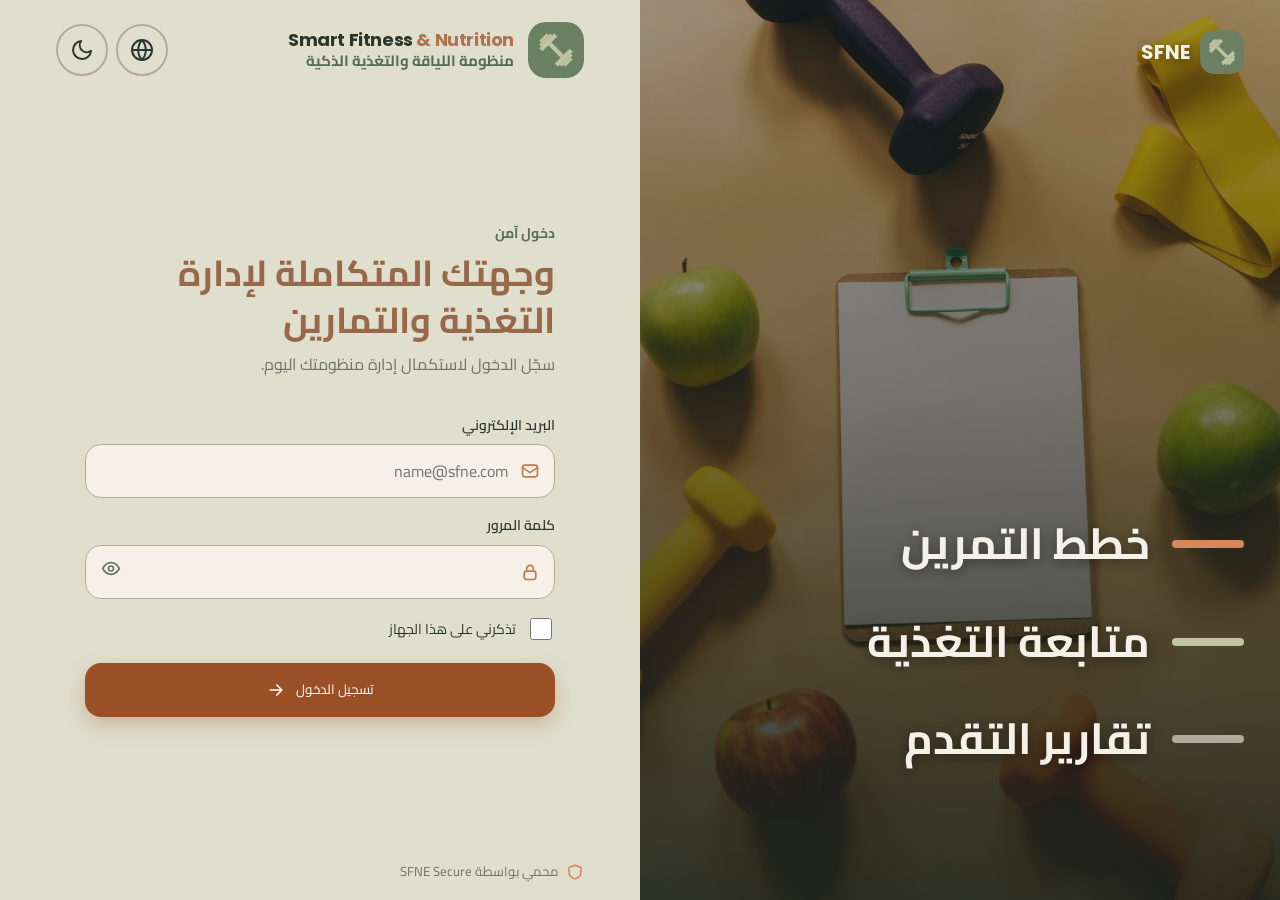
<file: index.html>
<!DOCTYPE html>
<html lang="ar" dir="rtl">
<head>
<meta charset="utf-8">
<meta name="viewport" content="width=device-width, initial-scale=1, viewport-fit=cover">
<title>SFNE Admin · Auth</title>
<link href="https://fonts.googleapis.com/css2?family=Cairo:wght@400;600;700&family=Inter:wght@400;500&family=Poppins:wght@600;700&display=swap" rel="stylesheet">
<style>
:root{--bg:#E0DFCE;--fld:#F5F0E8;--card:#fff;--tx:#2B362E;--mut:#6b7367;--line:#e3dccf;--pri:#6B8063;--spr:#BFC4A3;--acc:#D9875A;--cta:#9A4F27;--ctx:#fff;--err:#B8473A;--errbg:#fbebe8;--okbg:#e9efe5;box-sizing:border-box;padding-top:env(safe-area-inset-top,0px);padding-bottom:env(safe-area-inset-bottom,0px)}
@media (prefers-color-scheme:dark){:root:not([data-theme="light"]){--bg:#1d2620;--fld:#2B362E;--card:#2B362E;--tx:#F5F0E8;--mut:#BFC4A3;--line:#3f4c42;--pri:#BFC4A3;--cta:#D9875A;--ctx:#2B362E;--err:#ff8f80;--errbg:#4a2a26;--okbg:#34443a;color-scheme:dark}}
:root[data-theme="dark"]{--bg:#1d2620;--fld:#2B362E;--card:#2B362E;--tx:#F5F0E8;--mut:#BFC4A3;--line:#3f4c42;--pri:#BFC4A3;--cta:#D9875A;--ctx:#2B362E;--err:#ff8f80;--errbg:#4a2a26;--okbg:#34443a;color-scheme:dark}
html{scroll-padding-top:env(safe-area-inset-top,0px)}
*{box-sizing:border-box}
body{margin:0;background:var(--bg);color:var(--tx);font:400 16px/1.6 Inter,Cairo,system-ui,sans-serif;min-height:100vh}
[dir=rtl] body,[dir=rtl] input,[dir=rtl] button{font-family:Cairo,Inter,system-ui,sans-serif}
h1,h2,h3,.brand b{font-family:Poppins,Cairo,sans-serif;margin:0}
.nav{display:flex;justify-content:space-between;align-items:center;gap:8px}
.brand{display:flex;align-items:center;gap:14px;line-height:1.25}.brand b{font-size:18px;font-weight:700;letter-spacing:-.4px;display:block}.brand b i{font-style:normal;color:color-mix(in srgb,var(--acc) 75%,var(--tx))}.brand small{color:color-mix(in srgb,var(--pri) 70%,var(--tx));font-size:15px;font-weight:700;display:block}
.logo{width:56px;height:56px;border-radius:16px;background:var(--pri);display:grid;place-items:center;box-shadow:0 4px 12px rgba(107,128,99,.35);flex:none}
.nav .btns{display:flex;gap:8px;align-items:center}
.pill{border:1.5px solid var(--tx);background:transparent;color:var(--tx);border-radius:999px;padding:7px 16px;cursor:pointer;font:inherit;font-size:14px;font-weight:600;text-decoration:none;display:inline-block}.pill.cta{background:var(--cta);border-color:var(--cta);color:var(--ctx)}.ic svg{width:24px;height:24px}.ic{width:52px;height:52px;border-radius:50%;border:2px solid #B2AB9C;background:transparent;color:var(--tx);display:grid;place-items:center;cursor:pointer;padding:0}
.demo{margin:10px auto 0;width:min(1100px,calc(100% - 24px));font-size:13px;color:var(--mut);text-align:center}
.demo code{background:var(--okbg);padding:1px 6px;border-radius:6px;direction:ltr;unicode-bidi:embed}
.grid{width:min(1100px,calc(100% - 24px));margin:20px auto;display:grid;grid-template-columns:1fr 1fr;gap:28px;align-items:center;min-height:calc(100vh - 150px)}
.hero h1{font-size:clamp(30px,4.4vw,52px);line-height:1.25}.hero h1 span{color:var(--pri)}
.plan{position:relative;margin:26px 0 48px;background:var(--card);border:1px solid var(--line);border-radius:28px;padding:22px;max-width:480px}
.plan .row{display:flex;gap:18px;align-items:center}.badge{display:inline-flex;align-items:center;gap:8px;background:var(--card);border:1px solid var(--line);border-radius:999px;padding:6px 14px;font-size:13px;color:var(--mut);margin-bottom:14px}.ph{display:flex;justify-content:space-between;align-items:center;padding-bottom:12px;margin-bottom:14px;border-bottom:1px solid var(--line)}.live{display:inline-flex;align-items:center;gap:6px;background:var(--bg);border-radius:99px;padding:3px 10px;font:600 11px Poppins,sans-serif;letter-spacing:.5px}.live u{width:8px;height:8px;border-radius:50%;background:var(--acc)}.strip{display:flex;gap:12px;align-items:center;margin-top:16px;padding:14px;border-radius:18px;background:color-mix(in srgb,var(--pri) 12%,var(--bg))}.strip small,.coach small{color:var(--mut);display:block}.sic{width:40px;height:40px;border-radius:12px;background:color-mix(in srgb,var(--pri) 22%,var(--card));display:grid;place-items:center;color:var(--pri)}.coach{position:absolute;bottom:-30px;inset-inline-start:26%;background:var(--card);border:1.5px solid var(--acc);border-radius:18px;padding:10px 16px;font-size:14px;box-shadow:0 6px 20px rgba(0,0,0,.08)}.bars p{display:flex;justify-content:space-between;margin:0 0 4px;font-weight:600}.bars p span:last-child{direction:ltr}
.ring{width:112px;height:112px;flex:none}
.bars{flex:1;display:grid;gap:10px;font-size:13px}.bars i{display:block;height:7px;border-radius:9px;background:var(--line);overflow:hidden}.bars i u{display:block;height:100%;border-radius:9px}
.card{background:var(--card);border:1px solid var(--line);border-radius:28px;padding:30px;width:100%;max-width:470px;margin-inline:auto;box-shadow:0 10px 40px rgba(43,54,46,.08)}
.card h2{font-size:26px}.card .sub{color:var(--mut);margin:4px 0 20px}
label{display:block;font-size:14px;font-weight:600;margin:14px 0 6px}
.in{position:relative}
input{width:100%;height:54px;padding:0 16px;border:1.5px solid #B2AB9C;border-radius:16px;background:var(--fld);color:var(--tx);font:inherit;font-size:16px;text-align:start}
[dir=rtl] input{text-align:right}
input:focus{outline:2px solid var(--acc);outline-offset:1px}
input.bad{border-color:var(--err)}
.eye{position:absolute;inset-inline-end:10px;top:50%;transform:translateY(-50%);background:none;border:0;color:var(--mut);cursor:pointer;font-size:13px;padding:6px}
.fe{color:var(--err);font-size:13px;display:block;min-height:0}
.btn{width:100%;margin-top:20px;height:54px;border:0;border-radius:16px;background:var(--cta);color:var(--ctx);font:700 17px inherit;font-family:inherit;cursor:pointer;display:flex;align-items:center;justify-content:center;gap:10px;box-shadow:0 8px 20px rgba(154,79,39,.3)}
.btn.sec{background:transparent;color:var(--tx);border:1.5px solid #B2AB9C;margin-top:12px}
.btn:disabled{opacity:.6;cursor:wait}
.alert{padding:11px 14px;border-radius:14px;font-size:14px;margin-bottom:6px}
.alert.err{background:var(--errbg);color:var(--err)}.alert.ok{background:var(--okbg);color:var(--tx)}
.alert a,.lnk{color:var(--cta);cursor:pointer;font-weight:600;text-decoration:underline;background:none;border:0;font:inherit;padding:0}
.row2{display:grid;grid-template-columns:1fr 1fr;gap:12px}
.sep{display:flex;align-items:center;gap:10px;color:var(--mut);font-size:13px;margin:16px 0 0}.sep:before,.sep:after{content:"";flex:1;height:1px;background:var(--line)}
.foot{text-align:center;color:var(--mut);font-size:14px;margin-top:18px}
.rules{display:flex;flex-wrap:wrap;gap:6px;margin-top:8px;font-size:12px}.rules span{padding:2px 9px;border-radius:99px;background:var(--line);color:var(--mut)}.rules .y{background:var(--okbg);color:var(--tx)}
.spin{width:34px;height:34px;border:4px solid var(--line);border-top-color:var(--pri);border-radius:50%;animation:s 1s linear infinite;margin:20px auto}@keyframes s{to{transform:rotate(360deg)}}
.dash{width:min(1100px,calc(100% - 24px));margin:20px auto;display:grid;gap:16px;grid-template-columns:repeat(auto-fit,minmax(280px,1fr))}
.dash .card{max-width:none;margin:0;padding:24px}
.big{font:700 30px Poppins,sans-serif;color:color-mix(in srgb,var(--acc) 75%,var(--tx));direction:ltr;unicode-bidi:embed}
@media(max-width:860px){.grid{grid-template-columns:1fr;min-height:0}.hero{display:none}.brand b{font-size:16px}.brand small{font-size:13px}.logo{width:48px;height:48px}.ic{width:44px;height:44px}.nav{padding:12px 14px}.card{padding:22px}}
.split{display:grid;grid-template-columns:1fr 1fr;min-height:100vh;direction:ltr}
html[dir=rtl] .split>*{direction:rtl}html[dir=ltr] .split>*{direction:ltr}
.fp{display:flex;flex-direction:column;gap:20px;padding:22px clamp(20px,5vw,56px) 18px}
.fb{flex:1;display:flex;flex-direction:column;justify-content:center;width:100%;max-width:470px;margin:0 auto;padding:12px 0}
.fb h2{font-size:clamp(26px,3.4vw,36px);line-height:1.3;margin:6px 0 8px;color:color-mix(in srgb,var(--acc) 62%,var(--tx))}.fb .sub{color:var(--mut);margin:0 0 20px}.fb .demo{text-align:start;margin:0 0 6px;width:auto}
.tag{color:color-mix(in srgb,var(--pri) 75%,var(--tx));font-weight:700;font-size:14px}
.ff{display:flex;align-items:center;gap:8px;color:var(--mut);font-size:13px}.ff svg{width:18px;height:18px}
.lr{display:flex;justify-content:space-between;align-items:baseline;margin:16px 0 8px}.lr label{margin:0}.lr a{font-size:13px}
.has input{padding-inline-start:46px}.in.pw input{padding-inline-end:46px}.ii{position:absolute;inset-inline-start:15px;top:50%;transform:translateY(-50%);color:color-mix(in srgb,var(--acc) 85%,var(--tx));display:flex;pointer-events:none}.ii svg,.eye svg{width:20px;height:20px}
.rem{display:flex;align-items:center;gap:10px;margin:16px 0 0;font-size:14px;font-weight:400;cursor:pointer}.rem input{width:22px;height:22px;padding:0;accent-color:var(--acc)}
.btn svg{width:20px;height:20px}.btn.sec{box-shadow:none}
.logo{background:none;box-shadow:none;overflow:hidden;border-radius:31%}.logo svg{display:block;width:100%;height:100%}
.vp{position:relative;overflow:hidden;background:linear-gradient(160deg,#2f3d33,#18211b);color:#F5F0E8;padding:36px;display:flex;flex-direction:column;justify-content:flex-end}
.route{position:absolute;inset:0;width:100%;height:100%}
.chip{position:absolute;background:#F5F0E8;color:#2B362E;border-radius:10px;padding:5px 12px;font-size:13px;font-weight:600;box-shadow:0 6px 18px rgba(0,0,0,.3)}
.vt{position:relative;z-index:1}.vt small{opacity:.85;font-size:15px}.vt h2{font-size:clamp(30px,3.6vw,50px);line-height:1.2;margin:10px 0 14px}.vt p{opacity:.85;margin:0;max-width:440px}
.vl{position:absolute;top:30px;inset-inline-start:36px;display:flex;align-items:center;gap:10px;font:700 20px Poppins,sans-serif}.vl .logo{width:44px;height:44px}
.chips{display:flex;flex-wrap:wrap;gap:10px;margin-top:24px}.chips .chip{position:static;display:inline-flex;align-items:center;gap:8px;background:#BFC4A3;color:#2B362E;padding:8px 16px;border-radius:999px;box-shadow:none}.chips .chip:before{content:"";width:8px;height:8px;border-radius:50%;background:#D9875A}.chips .chip:nth-child(2){background:#D9875A}.chips .chip:nth-child(3){background:#B2AB9C}.chips .chip:nth-child(n+2):before{background:#2B362E}.dash .card:nth-child(1){border-top:4px solid var(--acc)}.dash .card:nth-child(2){border-top:4px solid var(--spr)}.ff svg{color:var(--acc)}
.vp{justify-content:center;padding-top:96px}.vt h2{font-size:clamp(22px,2.4vw,32px)}
.stack{display:grid;gap:16px;margin-bottom:34px}
.sc{position:relative;display:flex;align-items:center;gap:16px;padding:22px 24px 28px;border-radius:28px;box-shadow:0 16px 34px rgba(0,0,0,.3);transition:transform .25s;overflow:hidden}
.sc i{width:52px;height:52px;border-radius:17px;background:#2B362E;display:grid;place-items:center;flex:none}.sc i svg{width:26px;height:26px}
.sc b{flex:1;font:700 clamp(20px,2.2vw,27px)/1.25 Poppins,Cairo,sans-serif}
.sc u{text-decoration:none;font:700 38px Poppins,sans-serif;opacity:.22}
.sc span{position:absolute;inset-inline-start:24px;bottom:11px;height:5px;width:var(--w);max-width:calc(100% - 48px);border-radius:9px;background:currentColor;opacity:.35}
.sc:nth-child(1){transform:rotate(-2deg);margin-inline-end:8%}.sc:nth-child(2){transform:rotate(1.5deg);margin-inline-start:8%}.sc:nth-child(3){transform:rotate(-1deg);margin-inline-end:4%}.sc:hover{transform:rotate(0) translateY(-4px)}
.ca{background:#D9875A;color:#2B362E}.ca i svg{color:#D9875A}
.cb{background:#6B8063;color:#F5F0E8}.cb i{background:#F5F0E8}.cb i svg{color:#6B8063}
.cc{background:#BFC4A3;color:#2B362E}.cc i svg{color:#BFC4A3}
.vp{justify-content:flex-start}.vt{flex:1;display:flex;flex-direction:column}
.acc{flex:1;min-height:340px;display:flex;flex-direction:column;gap:12px;margin-bottom:28px}
.ab{flex:1;display:flex;align-items:center;gap:16px;padding:0 24px;border-radius:26px;cursor:pointer;overflow:hidden;transition:flex .55s cubic-bezier(.3,.8,.3,1),box-shadow .3s}
.ab i{width:52px;height:52px;border-radius:17px;background:#2B362E;display:grid;place-items:center;flex:none}.ab i svg{width:26px;height:26px}
.ab>div{flex:1;min-width:0}.ab b{display:block;font:700 clamp(20px,2.2vw,28px)/1.3 Poppins,Cairo,sans-serif}
.ab .ad{margin:4px 0 0;max-height:0;opacity:0;overflow:hidden;transition:max-height .5s,opacity .4s;font-size:14px;line-height:1.5}
.ab u{text-decoration:none;font:700 44px Poppins,sans-serif;opacity:.2}
.acc[data-i="0"] .ab:nth-child(1),.acc[data-i="1"] .ab:nth-child(2),.acc[data-i="2"] .ab:nth-child(3){flex:2.6;box-shadow:0 16px 34px rgba(0,0,0,.35)}
.acc[data-i="0"] .ab:nth-child(1) .ad,.acc[data-i="1"] .ab:nth-child(2) .ad,.acc[data-i="2"] .ab:nth-child(3) .ad{max-height:70px;opacity:.9}
    .lines {
        flex: 1;
        display: flex;
        flex-direction: column;
        justify-content: center;
        gap: clamp(26px,5vh,48px);
        position: relative;
        z-index: 1
    }

    .vp {
        padding-top: 36px
    }
.ln{display:flex;align-items:center;gap:22px}
.ln s{display:block;flex:none;width:72px;height:8px;border-radius:9px;animation:gl .9s cubic-bezier(.3,.8,.3,1) both;transition:width .35s}
.ln:nth-child(2) s{animation-delay:.15s}.ln:nth-child(3) s{animation-delay:.3s}.ln:hover s{width:120px}
.ln b{font:700 clamp(28px,3.4vw,46px)/1.2 Poppins,Cairo,sans-serif;color:#F5F0E8}
@keyframes gl{from{width:0}}
@media(max-width:900px){.split{grid-template-columns:1fr}.vp{display:none}}
input[type=password]::-ms-reveal,input[type=password]::-ms-clear{display:none}
@media (prefers-color-scheme:dark){:root:not([data-theme="light"]) .fb h2{color:#fff}}
:root[data-theme="dark"] .fb h2{color:#fff}
.vp{background:linear-gradient(180deg,rgba(24,33,27,.42) 0%,rgba(24,33,27,.58) 45%,rgba(24,33,27,.9) 100%),url([data-uri]) center/cover no-repeat}
.vp .lines{justify-content:flex-end;padding-bottom:11vh}
.vp .ln b,.vp .vl{text-shadow:0 2px 12px rgba(0,0,0,.45)}
</style>
</head>
<body>
<main id="app"></main>
<script>
    const CONFIG = {
        API_BASE: location.origin, GOOGLE: true, RIGHT:'lines'}; // API_BASE = رابط الباك إند | ACC = بادئات مسارات Account (بيجرب بالترتيب) // RIGHT: 'lines' (current) or 'accordion' (previous design, kept as backup)
const RIGHT=CONFIG.RIGHT; // set API_BASE to your backend, e.g. https://sfeg-system.runasp.net
const API=(new URLSearchParams(location.search).get('api')||CONFIG.API_BASE).replace(/\/$/,'');
const S={
brand:['Smart Fitness & Nutrition','منظومة اللياقة والتغذية الذكية'],adm:['Admin Dashboard','لوحة تحكم الإدارة'],
h1:['Train smart. Eat balanced. <span>Track your progress precisely.</span>','تمرّن بذكاء. تغذّ بتوازن. <span>تتبّع تقدمك بدقة.</span>'],badge:['An integrated system for fitness and sports nutrition','منظومة متكاملة للياقة والتغذية الرياضية'],strength:['Strength training + 2,100 kcal','تمارين القوة + 2,100 سعرة'],sess2:['6 / 8 exercises · 45 min','6 / 8 تمارين · 45 دقيقة'],coach:['Certified coach supervision','إشراف كابتن معتمد'],weekly:['Weekly results review','مراجعة أسبوعية للنتائج'],
plan:['Today’s plan is ready','خطة اليوم جاهزة'],prot:['Protein','بروتين'],carb:['Carbs','كربوهيدرات'],fat:['Fat','دهون'],
login_t:['Manage Your Fitness & Nutrition Platform Seamlessly','وجهتك المتكاملة لإدارة التغذية والتمارين'],login_s:['Sign in to continue managing your platform today.','سجّل الدخول لاستكمال إدارة منظومتك اليوم.'],d1:['Personalized programs and sessions for every member.','برامج وجلسات مخصصة لكل متدرب.'],d2:['Meals, macros and calories tracked day by day.','الوجبات والماكروز والسعرات يومًا بيوم.'],d3:['Clear weekly insights on every member’s results.','تقارير أسبوعية واضحة لنتائج كل متدرب.'],tag_in:['Secure sign-in','دخول آمن'],tag_reg:['New account','حساب جديد'],tag_ver:['Verification','التحقق'],tag_rec:['Account recovery','استعادة الحساب'],rem:['Remember me on this device','تذكرني على هذا الجهاز'],prot_by:['Protected by SFNE Secure','محمي بواسطة SFNE Secure'],c1:['Workout plans','خطط التمرين'],c2:['Nutrition tracking','متابعة التغذية'],c3:['Progress reports','تقارير التقدم'],v_k:['Fitness & Nutrition, connected','اللياقة والتغذية في مكان واحد'],v_h:['Every rep, every meal, every result — in one place.','كل تمرين، كل وجبة، وكل نتيجة … في مكان واحد.'],v_p:['Track workouts and nutrition plans, support your coaches, and watch your members’ progress grow.','تابع التمارين وخطط التغذية، وادعم مدربيك، وشاهد تقدّم متدربيك يومًا بعد يوم.'],
email:['Email','البريد الإلكتروني'],pw:['Password','كلمة المرور'],show:['Show','إظهار'],hide:['Hide','إخفاء'],signin:['Sign in','تسجيل الدخول'],or:['or','أو'],google:['Continue with Google','المتابعة عبر Google'],forgot_q:['Forgot password?','نسيت كلمة المرور؟'],noacc:['No account?','ليس لديك حساب؟'],create_l:['Create one','أنشئ حسابًا'],haveacc:['Already registered?','لديك حساب بالفعل؟'],
reg_t:['Create account','إنشاء حساب'],reg_s:['Register a dashboard account','سجّل حسابًا جديدًا'],fn:['First name','الاسم الأول'],ln:['Last name','اسم العائلة'],un:['Username','اسم المستخدم'],create:['Create account','إنشاء الحساب'],
conf_t:['Confirm your email','أكّد بريدك الإلكتروني'],conf_s:['Enter the code we emailed you','أدخل الكود المرسل إلى بريدك'],uid:['User ID (from the email link)','معرّف المستخدم (من رابط البريد)'],code:['Verification code','كود التحقق'],confirm:['Confirm email','تأكيد البريد'],resend:['Resend code','إعادة إرسال الكود'],resent:['A new code was sent to your email.','تم إرسال كود جديد إلى بريدك.'],
fg_t:['Forgot password','نسيت كلمة المرور'],fg_s:['We’ll email you a reset code','سنرسل لك كود إعادة التعيين'],send:['Send reset code','إرسال الكود'],back:['Back to sign in','العودة لتسجيل الدخول'],
rs_t:['Reset password','إعادة تعيين كلمة المرور'],rs_s:['Enter the code and your new password','أدخل الكود وكلمة المرور الجديدة'],npw:['New password','كلمة المرور الجديدة'],cpw:['Confirm password','تأكيد كلمة المرور'],reset:['Reset password','تعيين كلمة المرور'],
cb:['Completing Google sign-in…','جارٍ إكمال الدخول عبر Google…'],
wel:['Welcome','مرحبًا'],sess:['Session','الجلسة'],tkexp:['Access token expires in','ينتهي رمز الدخول بعد'],rtexp:['Refresh token expires','ينتهي رمز التجديد'],refnow:['Refresh token now','تجديد الرمز الآن'],test:['Test protected call','اختبار طلب محمي'],tok:['Protected call succeeded','نجح الطلب المحمي'],logout:['Sign out','تسجيل الخروج'],mods:['Dashboard modules plug in here.','وحدات لوحة التحكم تُضاف هنا.'],
demo:['Try','جرّب'],
m_reg:['Registered. Check your email for the confirmation code.','تم التسجيل. تحقق من بريدك لكود التأكيد.'],m_conf:['Email confirmed. You can sign in now.','تم تأكيد البريد. يمكنك تسجيل الدخول.'],m_fg:['Reset code sent to your email.','تم إرسال كود إعادة التعيين إلى بريدك.'],m_rs:['Password reset. Sign in with the new password.','تم تغيير كلمة المرور. سجّل الدخول بها.'],m_out:['You signed out.','تم تسجيل الخروج.'],m_exp:['Your session expired. Please sign in again.','انتهت الجلسة. سجّل الدخول من جديد.'],m_need:['Please sign in to continue.','سجّل الدخول للمتابعة.'],
req:['This field is required','هذا الحقل مطلوب'],e_email:['Enter a valid email','أدخل بريدًا صحيحًا'],e_len:['Must be 3–100 characters','يجب أن يكون من 3 إلى 100 حرف'],e_match:['Passwords do not match','كلمتا المرور غير متطابقتين'],
r8:['8+ characters','8 أحرف+'],rU:['Uppercase','حرف كبير'],rL:['Lowercase','حرف صغير'],rD:['Digit','رقم'],rS:['Special','رمز خاص'],e_pw:['Password does not meet the requirements','كلمة المرور لا تحقق الشروط'],
'User.InvalidCredentials':['Incorrect email or password.','البريد أو كلمة المرور غير صحيحة.'],'User.LockedUser':['Account locked after too many failed attempts. Try again later.','تم قفل الحساب بسبب محاولات فاشلة كثيرة. حاول لاحقًا.'],'User.Disable':['This account has been disabled by an administrator.','تم تعطيل هذا الحساب من قبل المسؤول.'],'User.EmailNotConfirmed':['Your email is not confirmed yet.','لم يتم تأكيد بريدك بعد.'],'User.EmailRegisteredButNotConfirmed':['Registered but not confirmed. Check your inbox or resend the code.','تم التسجيل دون تأكيد. تحقق من بريدك أو أعد إرسال الكود.'],
'User.DuplicateUser':['A user with this email already exists.','يوجد مستخدم بهذا البريد بالفعل.'],'User.EmailDuplication':['This email is already registered.','هذا البريد مسجل بالفعل.'],'User.UserNameAlreadyExists':['This username is taken.','اسم المستخدم مستخدم بالفعل.'],'User.UserNotFound':['No account found.','لا يوجد حساب مطابق.'],'User.InvalidCode':['The code is invalid or expired. Request a new one.','الكود غير صحيح أو منتهي. اطلب كودًا جديدًا.'],'User.EmailAlreadyConfirm':['This email is already confirmed.','هذا البريد مؤكد بالفعل.'],'User.InvalidJwtToken':['Invalid session token.','رمز الجلسة غير صالح.'],'User.InvalidRefreshToken':['Session expired or revoked.','انتهت الجلسة أو تم إلغاؤها.'],'ExternalLoginFailed':['Google sign-in failed. Try again.','فشل الدخول عبر Google. حاول مرة أخرى.'],'MissingEmail':['Your Google account did not share an email.','حساب Google لم يشارك البريد الإلكتروني.'],
net:['Cannot reach the server. Check your connection or CORS settings.','تعذر الاتصال بالخادم. تحقق من الاتصال أو إعدادات CORS.'],gen:['Something went wrong. Please try again.','حدث خطأ. حاول مرة أخرى.']
};
Object.assign(S,{
acc_t:['My account','حسابي'],acc_s:['Your profile information','بيانات ملفك الشخصي'],edit_t:['Update profile','تحديث البيانات'],photo:['Profile photo','الصورة الشخصية'],choose:['Choose image','اختر صورة'],save:['Save changes','حفظ التعديلات'],
pw_t:['Change password','تغيير كلمة المرور'],cur:['Current password','كلمة المرور الحالية'],m_saved:['Profile updated successfully.','تم تحديث البيانات بنجاح.'],m_pw:['Password changed successfully.','تم تغيير كلمة المرور بنجاح.'],loading:['Loading…','جارٍ التحميل…'],nochg:['No changes to save.','لا توجد تعديلات للحفظ.'],gh:['Gender (number)','النوع (رقم)'],
});
const LBL={firstName:['First name','الاسم الأول'],lastName:['Last name','اسم العائلة'],userName:['Username','اسم المستخدم'],email:['Email','البريد الإلكتروني'],phoneNumber:['Phone','رقم الهاتف'],phone:['Phone','رقم الهاتف'],dateOfBirth:['Date of birth','تاريخ الميلاد'],birthDate:['Date of birth','تاريخ الميلاد'],gender:['Gender','النوع'],address:['Address','العنوان'],city:['City','المدينة'],country:['Country','الدولة'],bio:['Bio','نبذة'],fullName:['Full name','الاسم الكامل']};
const lbl=k=>LBL[k]?LBL[k][lang==='ar'?1:0]:k.replace(/([A-Z])/g,' $1').replace(/^./,c=>c.toUpperCase());
const ls={get(k){try{return localStorage.getItem(k)}catch(e){return null}},set(k,v){try{localStorage.setItem(k,v)}catch(e){}},del(k){try{localStorage.removeItem(k)}catch(e){}}};
const sst={get(k){try{return sessionStorage.getItem(k)}catch(e){return null}},set(k,v){try{sessionStorage.setItem(k,v)}catch(e){}},del(k){try{sessionStorage.removeItem(k)}catch(e){}}};let lang=ls.get('sfne_lang')||'ar',theme=ls.get('sfne_theme')||'',pending={},flash=null,sess=null,refreshing=null;
const t=k=>(S[k]||[k,k])[lang==='ar'?1:0];
const $=s=>document.querySelector(s);
const esc=s=>String(s??'').replace(/[&<>"]/g,c=>({'&':'&amp;','<':'&lt;','>':'&gt;','"':'&quot;'}[c]));
const PW=/^(?=.*[a-z])(?=.*[A-Z])(?=.*\d)(?=.*[^A-Za-z0-9]).{8,}$/,EM=/^[^\s@]+@[^\s@]+\.[^\s@]+$/;

/* ---------- API layer with auto refresh ---------- */
async function raw(path,body,auth,method){
 const isF=typeof FormData!=='undefined'&&body instanceof FormData;
 const h={...(isF||!body?{}:{'Content-Type':'application/json'}),...(auth&&sess&&sess.token?{Authorization:'Bearer '+sess.token}:{})};
 const ac=new AbortController(),to=setTimeout(()=>ac.abort(),25000);
 try{const r=await fetch(API+path,{method:method||'POST',credentials:'omit',headers:h,signal:ac.signal,body:body?(isF?body:JSON.stringify(body)):undefined});clearTimeout(to);
  let d=null;try{d=await r.json()}catch(e){}return{status:r.status,data:d}}catch(e){clearTimeout(to);return{status:0,data:null}}}
async function call(path,body,auth,retry=true,method){
 let r=await raw(path,body,auth,method);
 if(r.status===401&&auth&&retry&&path!=='/api/author/refresh-token'){if(await refresh())return call(path,body,auth,false,method);expire();throw{status:401,data:{code:'User.InvalidRefreshToken'}}}
 if(r.status<200||r.status>=300)throw r;return r.data}
function refresh(){ // shared promise: concurrent 401s wait for one refresh
 if(refreshing)return refreshing;
 refreshing=(async()=>{try{const d=await call('/api/author/refresh-token',{token:sess&&sess.token||'',refreshToken:sess&&sess.rt||''},false,false);setSess(d);return true}catch(e){return false}finally{refreshing=null}})();return refreshing}
function setSess(d){sess={user:{id:d.id,email:d.email,name:d.firstName+' '+d.lastName,userName:d.userName},token:d.token,rt:d.refreshToken,exp:Date.now()+d.expiresIn*1000,rExp:new Date(d.refreshTokenExpiration).getTime()};saveSess()}
// بنحفظ التوكنات لأن الكوكيز مش هتتبعت من github.io لدومين الباك إند (cross-site)
function saveSess(){(ls.get('sfne_rem')==='1'?ls:sst).set('sfne_sess',JSON.stringify({user:sess.user,rExp:sess.rExp,token:sess.token,rt:sess.rt}))}
function clearSess(){sess=null;ls.del('sfne_sess');sst.del('sfne_sess')}
function expire(){clearSess();flash={t:'err',m:t('m_exp')};go('login')}
function errMsg(e){if(!e||e.status===0)return t('net');const j=JSON.stringify(e.data||'');
 const k=Object.keys(S).find(k=>/^(User\.|ExternalLoginFailed|MissingEmail)/.test(k)&&j.includes(k));if(k)return t(k);
 const v=e.data&&e.data.errors;if(v){const x=(Array.isArray(v)?v:Object.values(v).flat())[0];if(x)return esc(typeof x==='string'?x:x.description||x.message||t('gen'))}
 if(e.data&&(e.data.detail||e.data.message))return esc(e.data.detail||e.data.message);return t('gen')}

/* ---------- Views ---------- */
const hero=()=>`<section class="hero"><span class="badge"><svg width="14" height="14" viewBox="0 0 24 24" fill="none" stroke="currentColor" stroke-width="2"><path d="M5 19C5 10 11 5 20 4c0 9-5 15-15 15z"/></svg>${t('badge')}</span><h1>${t('h1')}</h1><div class="plan"><div class="ph"><b>${t('plan')}</b><span class="live">LIVE<u></u></span></div><div class="row"><svg class="ring" viewBox="0 0 36 36"><circle cx="18" cy="18" r="15.5" fill="none" stroke="var(--line)" stroke-width="3.5"/><circle cx="18" cy="18" r="15.5" fill="none" stroke="var(--pri)" stroke-width="3.5" stroke-linecap="round" stroke-dasharray="66 100" transform="rotate(-90 18 18)"/><text x="18" y="19.5" text-anchor="middle" font-size="7" font-weight="700" fill="var(--tx)">1,420</text><text x="18" y="25" text-anchor="middle" font-size="3" fill="var(--mut)">kcal 2,100</text></svg>
<div class="bars"><div><p><span>${t('prot')}</span><span>125 / 160 g</span></p><i><u style="width:78%;background:var(--pri)"></u></i></div><div><p><span>${t('carb')}</span><span>140 / 220 g</span></p><i><u style="width:64%;background:var(--acc)"></u></i></div><div><p><span>${t('fat')}</span><span>29 / 55 g</span></p><i><u style="width:52%;background:var(--spr)"></u></i></div></div></div><div class="strip"><div class="sic"><svg width="20" height="20" viewBox="0 0 24 24" fill="none" stroke="currentColor" stroke-width="2" stroke-linecap="round"><path d="M7 17l10-10M5 15l4 4M15 5l4 4"/></svg></div><div><b>${t('strength')}</b><small>${t('sess2')}</small></div></div><div class="coach"><b>${t('coach')}</b><small>${t('weekly')}</small></div></div></section>`;
const SVG=p=>`<svg viewBox="0 0 24 24" fill="none" stroke="currentColor" stroke-width="2" stroke-linecap="round" stroke-linejoin="round">${p}</svg>`;
const IC={m:SVG('<rect x="3" y="5" width="18" height="14" rx="3"/><path d="m3 8 9 6 9-6"/>'),l:SVG('<rect x="5" y="11" width="14" height="10" rx="3"/><path d="M8 11V8a4 4 0 0 1 8 0v3"/>'),e:SVG('<path d="M2 12s4-7 10-7 10 7 10 7-4 7-10 7S2 12 2 12z"/><circle cx="12" cy="12" r="3"/>'),eo:SVG('<path d="M3 3l18 18M10.6 6.1A9.6 9.6 0 0 1 12 6c6 0 10 6 10 6a17 17 0 0 1-3.2 3.8M6.5 7.6C3.7 9.4 2 12 2 12s4 7 10 7c1.5 0 2.9-.4 4.1-1"/>'),ar:SVG('<path d="M5 12h14M13 6l6 6-6 6"/>'),sh:SVG('<path d="M12 3l8 3v6c0 5-3.5 8-8 9-4.5-1-8-4-8-9V6z"/>'),g:SVG('<circle cx="12" cy="12" r="10"/><path d="M2 12h20M12 2a15 15 0 0 1 0 20M12 2a15 15 0 0 0 0 20"/>'),mo:SVG('<path d="M21 12.8A9 9 0 1 1 11.2 3a7 7 0 0 0 9.8 9.8z"/>'),su:SVG('<circle cx="12" cy="12" r="4"/><path d="M12 2v2M12 20v2M4.9 4.9l1.4 1.4M17.7 17.7l1.4 1.4M2 12h2M20 12h2M4.9 19.1l1.4-1.4M17.7 6.3l1.4-1.4"/>')};
IC.dm=SVG('<path d="M7 17 17 7M4.5 14.5l5 5M14.5 4.5l5 5M3 16l2 2M16 3l2 2M19 6l2 2M6 19l2 2"/>');IC.lf=SVG('<path d="M5 19C5 10 11 5 20 4c0 9-5 15-15 15z"/><path d="M9 15l5-5"/>');IC.ch=SVG('<path d="M4 20h16M7 20v-6M12 20V6M17 20v-9"/>');
const LOGO='<svg viewBox="0 0 64 64"><rect width="64" height="64" rx="20" fill="#6B8063"/><g transform="rotate(45 32 32)" fill="#BFC4A3"><rect x="22" y="29.5" width="20" height="5"/><rect x="17" y="20" width="5" height="24"/><rect x="14" y="23" width="3" height="18"/><rect x="11" y="26" width="3" height="12"/><rect x="42" y="20" width="5" height="24"/><rect x="47" y="23" width="3" height="18"/><rect x="50" y="26" width="3" height="12"/></g></svg>';
const nav=()=>`<div class="nav"><div class="brand"><div class="logo">${LOGO}</div><div><b>Smart Fitness <i>&amp; Nutrition</i></b><small>${lang==='ar'?'منظومة اللياقة والتغذية الذكية':'Smart fitness &amp; nutrition system'}</small></div></div><div class="btns"><button class="ic" data-tlang aria-label="Language">${IC.g}</button><button class="ic" data-ttheme aria-label="Theme">${isDark()?IC.su:IC.mo}</button></div></div>`;
const TAGS={login:'tag_in'};
const fld=(id,lab,type='text',val='',extra='',aside='')=>{const ic=type==='email'?IC.m:type==='password'?IC.l:'';return `<div class="lr"><label for="${id}">${t(lab)}</label>${aside}</div><div class="in${ic?' has':''}${type==='password'?' pw':''}">${ic?`<span class="ii">${ic}</span>`:''}<input id="${id}" name="${id}" type="${type}" value="${esc(val)}" ${type==='email'?'placeholder="name@sfne.com"':''} ${extra}>${type==='password'?`<button type="button" class="eye" data-eye="${id}" aria-label="show">${IC.e}</button>`:''}</div><small class="fe" id="e_${id}"></small>`};
const rules=id=>`<div class="rules" data-rules="${id}">${[['r8',/.{8,}/],['rU',/[A-Z]/],['rL',/[a-z]/],['rD',/\d/],['rS',/[^A-Za-z0-9]/]].map(r=>`<span data-re="${r[1].source}">${t(r[0])}</span>`).join('')}</div>`;
const shell=inner=>`<div class="split"><section class="fp">${nav()}<div class="fb"><span class="tag">${t(TAGS[cur]||'tag_in')}</span>${inner}</div><div class="ff">${IC.sh}<span>${t('prot_by')}</span></div></section><aside class="vp" aria-hidden="true"><div class="vl"><div class="logo">${LOGO}</div><span>SFNE</span></div>${RIGHT==='lines'?`<div class="lines"><div class="ln"><s style="background:#D9875A"></s><b>${t('c1')}</b></div><div class="ln"><s style="background:#BFC4A3"></s><b>${t('c2')}</b></div><div class="ln"><s style="background:#B2AB9C"></s><b>${t('c3')}</b></div></div>`:`<div class="vt"><div class="acc" data-i="${ai}"><div class="ab ca" data-ai="0"><i>${IC.dm}</i><div><b>${t('c1')}</b><p class="ad">${t('d1')}</p></div><u>01</u></div><div class="ab cb" data-ai="1"><i>${IC.lf}</i><div><b>${t('c2')}</b><p class="ad">${t('d2')}</p></div><u>02</u></div><div class="ab cc" data-ai="2"><i>${IC.ch}</i><div><b>${t('c3')}</b><p class="ad">${t('d3')}</p></div><u>03</u></div></div><small>${t('v_k')}</small><h2>${t('v_h')}</h2><p>${t('v_p')}</p></div>`}</aside></div>`;
const alertBox=()=>{const f=flash;flash=null;return `<div id="al" role="alert" aria-live="polite">${f?`<div class="alert ${f.t}">${f.m}</div>`:''}</div>`};
const V={
login:()=>shell(`<h2>${t('login_t')}</h2><p class="sub">${t('login_s')}</p>${alertBox()}<form data-act="login" novalidate>${fld('email','email','email',pending.email||'','autocomplete="username"')}${fld('password','pw','password','','autocomplete="current-password"','')}<label class="rem"><input type="checkbox" name="remember">${t('rem')}</label><button class="btn">${t('signin')}${IC.ar}</button></form>`),
dashboard:()=>`<div style="padding:22px clamp(16px,4vw,48px) 0">${nav()}</div><div class="dash"><div class="card"><div id="prof"><p class="sub">${t('loading')}</p></div><button class="btn sec" data-out>${t('logout')}</button></div><div class="card"><h3>${t('edit_t')}</h3><div id="al" role="alert"></div><form data-act="profile" id="pf" novalidate><p class="sub">${t('loading')}</p></form></div><div class="card"><h3>${t('pw_t')}</h3><div id="al2" role="alert"></div><form data-act="pass" novalidate>${fld('currentPassword','cur','password','','autocomplete="current-password"')}${fld('newPassword','npw','password','','autocomplete="new-password"')}${rules('newPassword')}${fld('confirmPw','cpw','password','','autocomplete="new-password"')}<button class="btn">${t('save')}</button></form></div></div>`
};

/* ---------- Account (info / info-Update / change-password) ---------- */
const IMGRE=/image|photo|picture|avatar/i;
const unwrap=x=>x&&typeof x==='object'&&!Array.isArray(x)&&x.data&&typeof x.data==='object'?x.data:(x&&x.value&&typeof x.value==='object'?x.value:x);
const imgSrc=v=>!v?'':/^(https?:|data:|blob:)/.test(v)?v:API+(v.startsWith('/')?'':'/')+v;
let accP=null;
async function acc(paths,body,method){ // بيجرب البادئات/الأسماء المحتملة لحد ما يلاقي المسار الصح (404 فاضي = مسار مش موجود)
 const ps=[].concat(paths),pre=accP!==null?[accP]:CONFIG.ACC;let last;
 for(const a of pre)for(const p of ps){try{const r=await call(a+p,body,true,true,method);accP=a;return r}catch(e){last=e;if(!(e&&e.status===404&&!e.data))throw e}}
 throw last}
let acct=null;
const isEditable=(k,v)=>!/^id$|Id$/.test(k)&&!/^email$/i.test(k)&&!IMGRE.test(k)&&(v===null||['string','number'].includes(typeof v));
const imgKey=a=>Object.keys(a).find(k=>IMGRE.test(k));
const imgField=a=>{const k=imgKey(a);return k?k.replace(/(Url|Path|Link)$/i,''):'image'}; // اسم حقل الصورة في الـ multipart
const EK=['firstName','lastName','email','phoneNumber'];
const gv=k=>{const kk=acct&&Object.keys(acct).find(x=>x.toLowerCase()===k.toLowerCase());return kk&&acct[kk]!=null?acct[kk]:''};
async function loadAccount(){
 const box=$('#prof'),pf=$('#pf');if(!box)return;
 try{acct=unwrap(await acc('/info',null,'GET'))||{}}catch(e){box.innerHTML=`<div class="alert err">${errMsg(e)}</div>`;if(pf)pf.innerHTML='';return}
 const ik=imgKey(acct),pic=ik?imgSrc(acct[ik]):'';
 const nm=[acct.firstName,acct.lastName].filter(Boolean).join(' ')||acct.fullName||acct.userName||sess.user.name;
 const av=pic?`<img src="${esc(pic)}" alt="" style="width:96px;height:96px;border-radius:50%;object-fit:cover;border:2px solid var(--line)">`:`<div class="logo" style="width:96px;height:96px;border-radius:50%;font:700 32px Poppins,sans-serif;color:#fff">${esc((nm[0]||'?').toUpperCase())}</div>`;
 const rows=Object.entries(acct).filter(([k,v])=>!/^id$|Id$/.test(k)&&!IMGRE.test(k)&&v!==null&&v!==''&&typeof v!=='object').map(([k,v])=>`<div style="display:flex;justify-content:space-between;gap:12px;padding:8px 0;border-bottom:1px solid var(--line)"><span style="color:var(--mut)">${esc(lbl(k))}</span><b style="direction:ltr;unicode-bidi:embed;text-align:end">${esc(typeof v==='boolean'?(v?'✓':'✗'):v)}</b></div>`).join('');
 box.innerHTML=`<div style="display:flex;gap:16px;align-items:center;margin-bottom:14px">${av}<div><h2 style="font-size:22px">${esc(nm)}</h2><p class="sub" style="margin:2px 0 0">${t('acc_s')}</p></div></div>${rows}<div style="height:16px"></div>`;
 const fields=EK.map(k=>{const ty=k==='gender'?'number':k==='email'?'email':k==='phoneNumber'?'tel':'text';return `<label for="f_${k}">${esc(k==='gender'?t('gh'):lbl(k))}</label><div class="in"><input id="f_${k}" name="${k}" type="${ty}" value="${esc(gv(k))}" ${ty==='tel'||ty==='email'?'dir="ltr"':''}></div>`}).join('');
 pf.innerHTML=`${fields}<label for="f_img">${t('photo')}</label><div class="in"><input id="f_img" name="ProfileImageUrl" type="file" accept="image/*" style="padding:14px 16px;height:auto"></div><button class="btn">${t('save')}</button>`}
function msg(id,m,type){const a=$(id);if(a)a.innerHTML=`<div class="alert ${type||'err'}">${m}</div>`}
/* ---------- Router ---------- */
const PUB=['login'];
function go(n){if(location.hash==='#'+n)render();else location.hash='#'+n}
function render(){let n=location.hash.slice(1);if(!V[n])n=sess?'dashboard':'login';
 if(n==='dashboard'&&!sess){flash=flash||{t:'ok',m:t('m_need')};n='login';history.replaceState(null,'','#login')}
 if(sess&&PUB.includes(n)){n='dashboard';history.replaceState(null,'','#dashboard')}
 cur=n;$('#app').innerHTML=V[n]();document.documentElement.scrollTop=0;if(n==='dashboard')loadAccount()}
function chrome(){const h=document.documentElement;h.lang=lang;h.dir=lang==='ar'?'rtl':'ltr';
 if(theme)h.dataset.theme=theme;else delete h.dataset.theme;
 
 }
const isDark=()=>theme?theme==='dark':matchMedia('(prefers-color-scheme: dark)').matches;


/* ---------- Forms ---------- */
const show=(m,type='err')=>{const a=$('#al');if(a)a.innerHTML=`<div class="alert ${type}">${m}</div>`};
function validate(f,rule){let bad=false;f.querySelectorAll('.fe').forEach(x=>x.textContent='');f.querySelectorAll('input').forEach(i=>i.classList.remove('bad'));
 for(const [id,fn] of Object.entries(rule)){const i=f.querySelector('#'+id);const m=fn(i.value.trim(),i.value);if(m){bad=true;f.querySelector('#e_'+id).textContent=t(m);i.classList.add('bad')}}return !bad}
const R={req:v=>v?'':'req',email:v=>!v?'req':EM.test(v)?'':'e_email',len:v=>!v?'req':v.length<3||v.length>100?'e_len':'',pw:(v,raw)=>!raw?'req':PW.test(raw)?'':'e_pw',pwlogin:(v,raw)=>raw?'':'req'};
const H={
async login(f,d){if(!validate(f,{email:R.email,password:R.pwlogin}))return;pending={email:d.email};
 ls.set('sfne_rem',d.remember?'1':'0');show(t('loading'),'ok');try{setSess(await call('/api/author/login',{email:d.email,password:d.password}));go('dashboard')}catch(e){show(errMsg(e))}},
async profile(f){const fd=new FormData(f);for(const [k,v] of [...fd.entries()]){if(v instanceof File){if(!v.size)fd.delete(k)}else if(String(v).trim()===String(gv(k)).trim())fd.delete(k)}
 if(![...fd.keys()].length)return msg('#al',t('nochg'),'ok');
 try{await acc(['/info-update','/info-Update'],fd,'PUT');msg('#al',t('m_saved'),'ok');
  await loadAccount();if(acct){const n=[acct.firstName,acct.lastName].filter(Boolean).join(' ');if(n){sess.user.name=n;saveSess()}}}catch(e){msg('#al',errMsg(e))}},
async pass(f,d){if(!validate(f,{currentPassword:R.pwlogin,newPassword:R.pw,confirmPw:(v,raw)=>raw===f.querySelector('#newPassword').value?'':'e_match'}))return;
 try{await acc(['/change-password'],{currentPassword:d.currentPassword,newPassword:d.newPassword},'PUT');f.reset();f.querySelectorAll('.rules span').forEach(x=>x.className='');msg('#al2',t('m_pw'),'ok')}catch(e){msg('#al2',errMsg(e))}}};
async function runForm(f){const b=f.querySelector('button:not([type=button])');if(!b||b.disabled)return;b.disabled=true;const d=Object.fromEntries(new FormData(f));d.email=(d.email||'').trim();
 try{await H[f.dataset.act](f,d)}finally{b.disabled=false}}
// بنعتمد على الضغط المباشر على الزرار (بيشتغل حتى داخل المعاينات المقيّدة اللي بتمنع إرسال الفورم)
document.addEventListener('click',e=>{const b=e.target.closest('form[data-act] button:not([type=button])');if(!b)return;e.preventDefault();runForm(b.closest('form'))},true);
document.addEventListener('submit',e=>{const f=e.target.closest('form[data-act]');if(!f)return;e.preventDefault();runForm(f)});
document.addEventListener('input',e=>{const i=e.target;const box=i.id&&document.querySelector(`[data-rules="${i.id}"]`);if(box)box.querySelectorAll('span').forEach(s=>s.className=new RegExp(s.dataset.re).test(i.value)?'y':'')});
document.addEventListener('click',async e=>{const c=e.target.closest('[data-eye],[data-out],[data-tlang],[data-ttheme],[data-ai]');if(!c)return;if(c.dataset.ai!==undefined){ai=+c.dataset.ai;c.parentNode.dataset.i=ai;return}if(c.dataset.tlang!==undefined){lang=lang==='ar'?'en':'ar';ls.set('sfne_lang',lang);chrome();return render()}if(c.dataset.ttheme!==undefined){theme=isDark()?'light':'dark';ls.set('sfne_theme',theme);chrome();return render()}
 if(c.dataset.eye!==undefined){const i=$('#'+c.dataset.eye);const s=i.type==='password';i.type=s?'text':'password';c.innerHTML=s?IC.eo:IC.e}
 else if(c.dataset.out!==undefined){c.disabled=true;await call('/api/author/revoke-refresh-token',{token:sess&&sess.token||'',refreshToken:sess&&sess.rt||''}).catch(()=>{});await call('/api/author/logout').catch(()=>{});clearSess();flash={t:'ok',m:t('m_out')};go('login')}});
 

/* ---------- session timers ---------- */
const fmt=ms=>{const s=Math.max(0,Math.floor(ms/1000));return Math.floor(s/60)+':'+String(s%60).padStart(2,'0')};
function tick(){if(!sess)return;const tk=$('#tk');if(tk){tk.textContent=fmt(sess.exp-Date.now());$('#rt').textContent=new Date(sess.rExp).toLocaleString(lang==='ar'?'ar-EG':'en-GB')}}
setInterval(async()=>{if(!sess)return;tick();
 if(sess.rExp<Date.now())return expire();
 if(sess.exp-Date.now()<20000&&!refreshing){if(!(await refresh()))expire()}},1000);
let ai=0;setInterval(()=>{const a=document.querySelector('.acc');if(a&&!a.matches(':hover')){ai=(ai+1)%3;a.dataset.i=ai}},3200);
addEventListener('hashchange',render);

/* ---------- Boot: restore session from cookies ---------- */
(async()=>{chrome();const saved=JSON.parse(ls.get('sfne_sess')||sst.get('sfne_sess')||'null');
 if(saved&&saved.rExp>Date.now()&&saved.rt){sess={user:saved.user,token:saved.token,rt:saved.rt,exp:0,rExp:saved.rExp};if(!(await refresh()))clearSess()}else if(saved)clearSess()
 render()})();
</script>
</body>
</html>
</file>
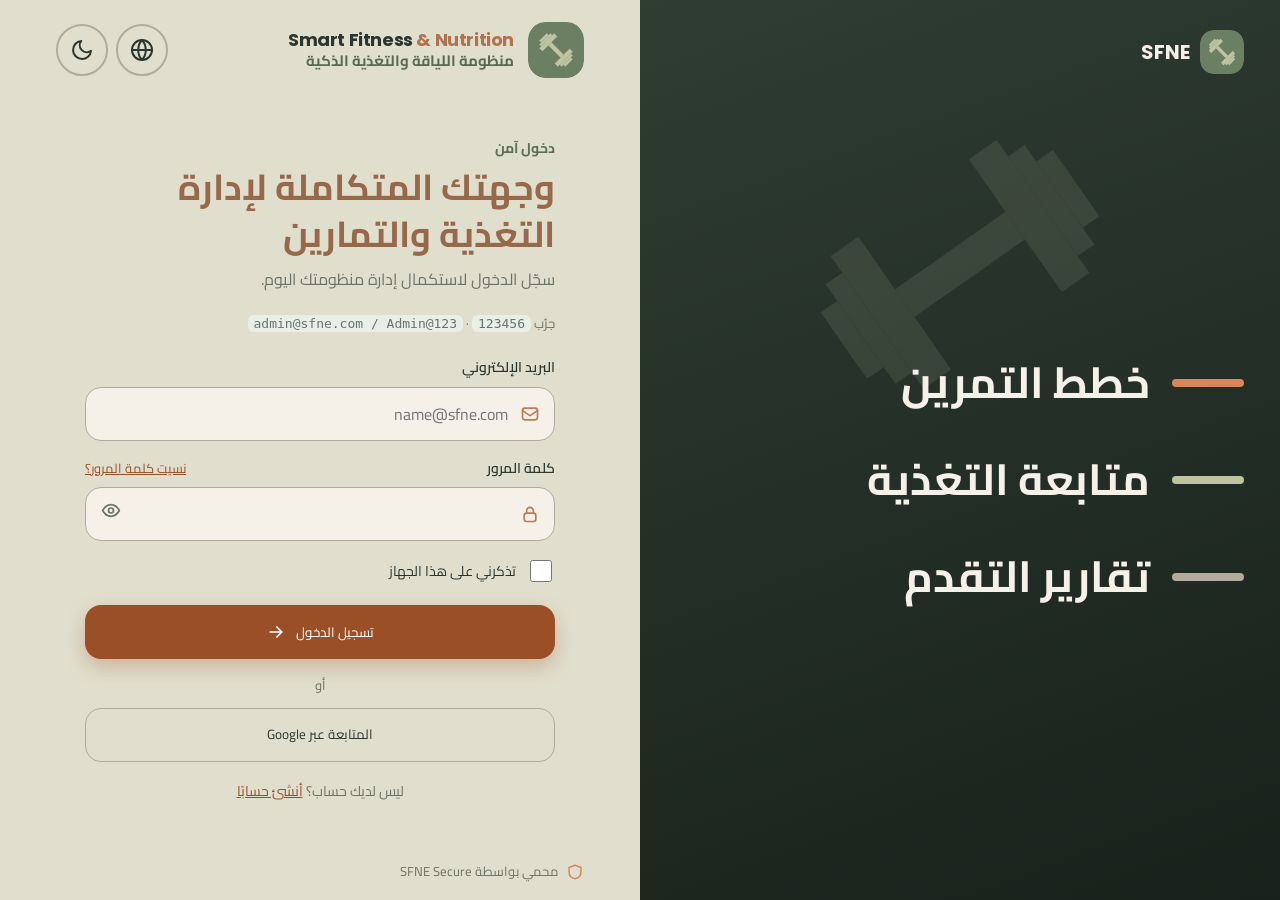
<file: SFNE Admin Dashboard  index.html>
<!DOCTYPE html>
<html lang="ar" dir="rtl">
<head>
<meta charset="utf-8">
<meta name="viewport" content="width=device-width, initial-scale=1, viewport-fit=cover">
<title>SFNE Admin · Auth</title>
<link href="https://fonts.googleapis.com/css2?family=Cairo:wght@400;600;700&family=Inter:wght@400;500&family=Poppins:wght@600;700&display=swap" rel="stylesheet">
<style>
:root{--bg:#E0DFCE;--fld:#F5F0E8;--card:#fff;--tx:#2B362E;--mut:#6b7367;--line:#e3dccf;--pri:#6B8063;--spr:#BFC4A3;--acc:#D9875A;--cta:#9A4F27;--ctx:#fff;--err:#B8473A;--errbg:#fbebe8;--okbg:#e9efe5;box-sizing:border-box;padding-top:env(safe-area-inset-top,0px);padding-bottom:env(safe-area-inset-bottom,0px)}
@media (prefers-color-scheme:dark){:root:not([data-theme="light"]){--bg:#1d2620;--fld:#2B362E;--card:#2B362E;--tx:#F5F0E8;--mut:#BFC4A3;--line:#3f4c42;--pri:#BFC4A3;--cta:#D9875A;--ctx:#2B362E;--err:#ff8f80;--errbg:#4a2a26;--okbg:#34443a;color-scheme:dark}}
:root[data-theme="dark"]{--bg:#1d2620;--fld:#2B362E;--card:#2B362E;--tx:#F5F0E8;--mut:#BFC4A3;--line:#3f4c42;--pri:#BFC4A3;--cta:#D9875A;--ctx:#2B362E;--err:#ff8f80;--errbg:#4a2a26;--okbg:#34443a;color-scheme:dark}
html{scroll-padding-top:env(safe-area-inset-top,0px)}
*{box-sizing:border-box}
body{margin:0;background:var(--bg);color:var(--tx);font:400 16px/1.6 Inter,Cairo,system-ui,sans-serif;min-height:100vh}
[dir=rtl] body,[dir=rtl] input,[dir=rtl] button{font-family:Cairo,Inter,system-ui,sans-serif}
h1,h2,h3,.brand b{font-family:Poppins,Cairo,sans-serif;margin:0}
.nav{display:flex;justify-content:space-between;align-items:center;gap:8px}
.brand{display:flex;align-items:center;gap:14px;line-height:1.25}.brand b{font-size:18px;font-weight:700;letter-spacing:-.4px;display:block}.brand b i{font-style:normal;color:color-mix(in srgb,var(--acc) 75%,var(--tx))}.brand small{color:color-mix(in srgb,var(--pri) 70%,var(--tx));font-size:15px;font-weight:700;display:block}
.logo{width:56px;height:56px;border-radius:16px;background:var(--pri);display:grid;place-items:center;box-shadow:0 4px 12px rgba(107,128,99,.35);flex:none}
.nav .btns{display:flex;gap:8px;align-items:center}
.pill{border:1.5px solid var(--tx);background:transparent;color:var(--tx);border-radius:999px;padding:7px 16px;cursor:pointer;font:inherit;font-size:14px;font-weight:600;text-decoration:none;display:inline-block}.pill.cta{background:var(--cta);border-color:var(--cta);color:var(--ctx)}.ic svg{width:24px;height:24px}.ic{width:52px;height:52px;border-radius:50%;border:2px solid #B2AB9C;background:transparent;color:var(--tx);display:grid;place-items:center;cursor:pointer;padding:0}
.demo{margin:10px auto 0;width:min(1100px,calc(100% - 24px));font-size:13px;color:var(--mut);text-align:center}
.demo code{background:var(--okbg);padding:1px 6px;border-radius:6px;direction:ltr;unicode-bidi:embed}
.grid{width:min(1100px,calc(100% - 24px));margin:20px auto;display:grid;grid-template-columns:1fr 1fr;gap:28px;align-items:center;min-height:calc(100vh - 150px)}
.hero h1{font-size:clamp(30px,4.4vw,52px);line-height:1.25}.hero h1 span{color:var(--pri)}
.plan{position:relative;margin:26px 0 48px;background:var(--card);border:1px solid var(--line);border-radius:28px;padding:22px;max-width:480px}
.plan .row{display:flex;gap:18px;align-items:center}.badge{display:inline-flex;align-items:center;gap:8px;background:var(--card);border:1px solid var(--line);border-radius:999px;padding:6px 14px;font-size:13px;color:var(--mut);margin-bottom:14px}.ph{display:flex;justify-content:space-between;align-items:center;padding-bottom:12px;margin-bottom:14px;border-bottom:1px solid var(--line)}.live{display:inline-flex;align-items:center;gap:6px;background:var(--bg);border-radius:99px;padding:3px 10px;font:600 11px Poppins,sans-serif;letter-spacing:.5px}.live u{width:8px;height:8px;border-radius:50%;background:var(--acc)}.strip{display:flex;gap:12px;align-items:center;margin-top:16px;padding:14px;border-radius:18px;background:color-mix(in srgb,var(--pri) 12%,var(--bg))}.strip small,.coach small{color:var(--mut);display:block}.sic{width:40px;height:40px;border-radius:12px;background:color-mix(in srgb,var(--pri) 22%,var(--card));display:grid;place-items:center;color:var(--pri)}.coach{position:absolute;bottom:-30px;inset-inline-start:26%;background:var(--card);border:1.5px solid var(--acc);border-radius:18px;padding:10px 16px;font-size:14px;box-shadow:0 6px 20px rgba(0,0,0,.08)}.bars p{display:flex;justify-content:space-between;margin:0 0 4px;font-weight:600}.bars p span:last-child{direction:ltr}
.ring{width:112px;height:112px;flex:none}
.bars{flex:1;display:grid;gap:10px;font-size:13px}.bars i{display:block;height:7px;border-radius:9px;background:var(--line);overflow:hidden}.bars i u{display:block;height:100%;border-radius:9px}
.card{background:var(--card);border:1px solid var(--line);border-radius:28px;padding:30px;width:100%;max-width:470px;margin-inline:auto;box-shadow:0 10px 40px rgba(43,54,46,.08)}
.card h2{font-size:26px}.card .sub{color:var(--mut);margin:4px 0 20px}
label{display:block;font-size:14px;font-weight:600;margin:14px 0 6px}
.in{position:relative}
input{width:100%;height:54px;padding:0 16px;border:1.5px solid #B2AB9C;border-radius:16px;background:var(--fld);color:var(--tx);font:inherit;font-size:16px;text-align:start}
[dir=rtl] input{text-align:right}
input:focus{outline:2px solid var(--acc);outline-offset:1px}
input.bad{border-color:var(--err)}
.eye{position:absolute;inset-inline-end:10px;top:50%;transform:translateY(-50%);background:none;border:0;color:var(--mut);cursor:pointer;font-size:13px;padding:6px}
.fe{color:var(--err);font-size:13px;display:block;min-height:0}
.btn{width:100%;margin-top:20px;height:54px;border:0;border-radius:16px;background:var(--cta);color:var(--ctx);font:700 17px inherit;font-family:inherit;cursor:pointer;display:flex;align-items:center;justify-content:center;gap:10px;box-shadow:0 8px 20px rgba(154,79,39,.3)}
.btn.sec{background:transparent;color:var(--tx);border:1.5px solid #B2AB9C;margin-top:12px}
.btn:disabled{opacity:.6;cursor:wait}
.alert{padding:11px 14px;border-radius:14px;font-size:14px;margin-bottom:6px}
.alert.err{background:var(--errbg);color:var(--err)}.alert.ok{background:var(--okbg);color:var(--tx)}
.alert a,.lnk{color:var(--cta);cursor:pointer;font-weight:600;text-decoration:underline;background:none;border:0;font:inherit;padding:0}
.row2{display:grid;grid-template-columns:1fr 1fr;gap:12px}
.sep{display:flex;align-items:center;gap:10px;color:var(--mut);font-size:13px;margin:16px 0 0}.sep:before,.sep:after{content:"";flex:1;height:1px;background:var(--line)}
.foot{text-align:center;color:var(--mut);font-size:14px;margin-top:18px}
.rules{display:flex;flex-wrap:wrap;gap:6px;margin-top:8px;font-size:12px}.rules span{padding:2px 9px;border-radius:99px;background:var(--line);color:var(--mut)}.rules .y{background:var(--okbg);color:var(--tx)}
.spin{width:34px;height:34px;border:4px solid var(--line);border-top-color:var(--pri);border-radius:50%;animation:s 1s linear infinite;margin:20px auto}@keyframes s{to{transform:rotate(360deg)}}
.dash{width:min(1100px,calc(100% - 24px));margin:20px auto;display:grid;gap:16px;grid-template-columns:repeat(auto-fit,minmax(280px,1fr))}
.dash .card{max-width:none;margin:0;padding:24px}
.big{font:700 30px Poppins,sans-serif;color:color-mix(in srgb,var(--acc) 75%,var(--tx));direction:ltr;unicode-bidi:embed}
@media(max-width:860px){.grid{grid-template-columns:1fr;min-height:0}.hero{display:none}.brand b{font-size:16px}.brand small{font-size:13px}.logo{width:48px;height:48px}.ic{width:44px;height:44px}.nav{padding:12px 14px}.card{padding:22px}}
.split{display:grid;grid-template-columns:1fr 1fr;min-height:100vh;direction:ltr}
html[dir=rtl] .split>*{direction:rtl}html[dir=ltr] .split>*{direction:ltr}
.fp{display:flex;flex-direction:column;gap:20px;padding:22px clamp(20px,5vw,56px) 18px}
.fb{flex:1;display:flex;flex-direction:column;justify-content:center;width:100%;max-width:470px;margin:0 auto;padding:12px 0}
.fb h2{font-size:clamp(26px,3.4vw,36px);line-height:1.3;margin:6px 0 8px;color:color-mix(in srgb,var(--acc) 62%,var(--tx))}.fb .sub{color:var(--mut);margin:0 0 20px}.fb .demo{text-align:start;margin:0 0 6px;width:auto}
.tag{color:color-mix(in srgb,var(--pri) 75%,var(--tx));font-weight:700;font-size:14px}
.ff{display:flex;align-items:center;gap:8px;color:var(--mut);font-size:13px}.ff svg{width:18px;height:18px}
.lr{display:flex;justify-content:space-between;align-items:baseline;margin:16px 0 8px}.lr label{margin:0}.lr a{font-size:13px}
.has input{padding-inline-start:46px}.in.pw input{padding-inline-end:46px}.ii{position:absolute;inset-inline-start:15px;top:50%;transform:translateY(-50%);color:color-mix(in srgb,var(--acc) 85%,var(--tx));display:flex;pointer-events:none}.ii svg,.eye svg{width:20px;height:20px}
.rem{display:flex;align-items:center;gap:10px;margin:16px 0 0;font-size:14px;font-weight:400;cursor:pointer}.rem input{width:22px;height:22px;padding:0;accent-color:var(--acc)}
.btn svg{width:20px;height:20px}.btn.sec{box-shadow:none}
.logo{background:none;box-shadow:none;overflow:hidden;border-radius:31%}.logo svg{display:block;width:100%;height:100%}
.vp{position:relative;overflow:hidden;background:linear-gradient(160deg,#2f3d33,#18211b);color:#F5F0E8;padding:36px;display:flex;flex-direction:column;justify-content:flex-end}
.route{position:absolute;inset:0;width:100%;height:100%}
.chip{position:absolute;background:#F5F0E8;color:#2B362E;border-radius:10px;padding:5px 12px;font-size:13px;font-weight:600;box-shadow:0 6px 18px rgba(0,0,0,.3)}
.vt{position:relative;z-index:1}.vt small{opacity:.85;font-size:15px}.vt h2{font-size:clamp(30px,3.6vw,50px);line-height:1.2;margin:10px 0 14px}.vt p{opacity:.85;margin:0;max-width:440px}
.vl{position:absolute;top:30px;inset-inline-start:36px;display:flex;align-items:center;gap:10px;font:700 20px Poppins,sans-serif}.vl .logo{width:44px;height:44px}
.chips{display:flex;flex-wrap:wrap;gap:10px;margin-top:24px}.chips .chip{position:static;display:inline-flex;align-items:center;gap:8px;background:#BFC4A3;color:#2B362E;padding:8px 16px;border-radius:999px;box-shadow:none}.chips .chip:before{content:"";width:8px;height:8px;border-radius:50%;background:#D9875A}.chips .chip:nth-child(2){background:#D9875A}.chips .chip:nth-child(3){background:#B2AB9C}.chips .chip:nth-child(n+2):before{background:#2B362E}.dash .card:nth-child(1){border-top:4px solid var(--acc)}.dash .card:nth-child(2){border-top:4px solid var(--spr)}.ff svg{color:var(--acc)}
.vp{justify-content:center;padding-top:96px}.vt h2{font-size:clamp(22px,2.4vw,32px)}
.stack{display:grid;gap:16px;margin-bottom:34px}
.sc{position:relative;display:flex;align-items:center;gap:16px;padding:22px 24px 28px;border-radius:28px;box-shadow:0 16px 34px rgba(0,0,0,.3);transition:transform .25s;overflow:hidden}
.sc i{width:52px;height:52px;border-radius:17px;background:#2B362E;display:grid;place-items:center;flex:none}.sc i svg{width:26px;height:26px}
.sc b{flex:1;font:700 clamp(20px,2.2vw,27px)/1.25 Poppins,Cairo,sans-serif}
.sc u{text-decoration:none;font:700 38px Poppins,sans-serif;opacity:.22}
.sc span{position:absolute;inset-inline-start:24px;bottom:11px;height:5px;width:var(--w);max-width:calc(100% - 48px);border-radius:9px;background:currentColor;opacity:.35}
.sc:nth-child(1){transform:rotate(-2deg);margin-inline-end:8%}.sc:nth-child(2){transform:rotate(1.5deg);margin-inline-start:8%}.sc:nth-child(3){transform:rotate(-1deg);margin-inline-end:4%}.sc:hover{transform:rotate(0) translateY(-4px)}
.ca{background:#D9875A;color:#2B362E}.ca i svg{color:#D9875A}
.cb{background:#6B8063;color:#F5F0E8}.cb i{background:#F5F0E8}.cb i svg{color:#6B8063}
.cc{background:#BFC4A3;color:#2B362E}.cc i svg{color:#BFC4A3}
.vp{justify-content:flex-start}.vt{flex:1;display:flex;flex-direction:column}
.acc{flex:1;min-height:340px;display:flex;flex-direction:column;gap:12px;margin-bottom:28px}
.ab{flex:1;display:flex;align-items:center;gap:16px;padding:0 24px;border-radius:26px;cursor:pointer;overflow:hidden;transition:flex .55s cubic-bezier(.3,.8,.3,1),box-shadow .3s}
.ab i{width:52px;height:52px;border-radius:17px;background:#2B362E;display:grid;place-items:center;flex:none}.ab i svg{width:26px;height:26px}
.ab>div{flex:1;min-width:0}.ab b{display:block;font:700 clamp(20px,2.2vw,28px)/1.3 Poppins,Cairo,sans-serif}
.ab .ad{margin:4px 0 0;max-height:0;opacity:0;overflow:hidden;transition:max-height .5s,opacity .4s;font-size:14px;line-height:1.5}
.ab u{text-decoration:none;font:700 44px Poppins,sans-serif;opacity:.2}
.acc[data-i="0"] .ab:nth-child(1),.acc[data-i="1"] .ab:nth-child(2),.acc[data-i="2"] .ab:nth-child(3){flex:2.6;box-shadow:0 16px 34px rgba(0,0,0,.35)}
.acc[data-i="0"] .ab:nth-child(1) .ad,.acc[data-i="1"] .ab:nth-child(2) .ad,.acc[data-i="2"] .ab:nth-child(3) .ad{max-height:70px;opacity:.9}
.lines{flex:1;display:flex;flex-direction:column;justify-content:center;gap:clamp(26px,5vh,48px);position:relative;z-index:1}
.ln{display:flex;align-items:center;gap:22px}
.ln s{display:block;flex:none;width:72px;height:8px;border-radius:9px;animation:gl .9s cubic-bezier(.3,.8,.3,1) both;transition:width .35s}
.ln:nth-child(2) s{animation-delay:.15s}.ln:nth-child(3) s{animation-delay:.3s}.ln:hover s{width:120px}
.ln b{font:700 clamp(28px,3.4vw,46px)/1.2 Poppins,Cairo,sans-serif;color:#F5F0E8}
@keyframes gl{from{width:0}}
@media(max-width:900px){.split{grid-template-columns:1fr}.vp{display:none}}
</style>
</head>
<body>
<main id="app"></main>
<script>
const CONFIG={API_BASE:'',GOOGLE:true,RIGHT:'lines'}; // RIGHT: 'lines' (current) or 'accordion' (previous design, kept as backup)
const RIGHT=CONFIG.RIGHT; // set API_BASE to your backend, e.g. https://sfeg-system.runasp.net
const API=(new URLSearchParams(location.search).get('api')||CONFIG.API_BASE).replace(/\/$/,'');
const MOCK=!API;
const S={
brand:['Smart Fitness & Nutrition','منظومة اللياقة والتغذية الذكية'],adm:['Admin Dashboard','لوحة تحكم الإدارة'],
h1:['Train smart. Eat balanced. <span>Track your progress precisely.</span>','تمرّن بذكاء. تغذّ بتوازن. <span>تتبّع تقدمك بدقة.</span>'],badge:['An integrated system for fitness and sports nutrition','منظومة متكاملة للياقة والتغذية الرياضية'],strength:['Strength training + 2,100 kcal','تمارين القوة + 2,100 سعرة'],sess2:['6 / 8 exercises · 45 min','6 / 8 تمارين · 45 دقيقة'],coach:['Certified coach supervision','إشراف كابتن معتمد'],weekly:['Weekly results review','مراجعة أسبوعية للنتائج'],
plan:['Today’s plan is ready','خطة اليوم جاهزة'],prot:['Protein','بروتين'],carb:['Carbs','كربوهيدرات'],fat:['Fat','دهون'],
login_t:['Manage Your Fitness & Nutrition Platform Seamlessly','وجهتك المتكاملة لإدارة التغذية والتمارين'],login_s:['Sign in to continue managing your platform today.','سجّل الدخول لاستكمال إدارة منظومتك اليوم.'],d1:['Personalized programs and sessions for every member.','برامج وجلسات مخصصة لكل متدرب.'],d2:['Meals, macros and calories tracked day by day.','الوجبات والماكروز والسعرات يومًا بيوم.'],d3:['Clear weekly insights on every member’s results.','تقارير أسبوعية واضحة لنتائج كل متدرب.'],tag_in:['Secure sign-in','دخول آمن'],tag_reg:['New account','حساب جديد'],tag_ver:['Verification','التحقق'],tag_rec:['Account recovery','استعادة الحساب'],rem:['Remember me on this device','تذكرني على هذا الجهاز'],prot_by:['Protected by SFNE Secure','محمي بواسطة SFNE Secure'],c1:['Workout plans','خطط التمرين'],c2:['Nutrition tracking','متابعة التغذية'],c3:['Progress reports','تقارير التقدم'],v_k:['Fitness & Nutrition, connected','اللياقة والتغذية في مكان واحد'],v_h:['Every rep, every meal, every result — in one place.','كل تمرين، كل وجبة، وكل نتيجة … في مكان واحد.'],v_p:['Track workouts and nutrition plans, support your coaches, and watch your members’ progress grow.','تابع التمارين وخطط التغذية، وادعم مدربيك، وشاهد تقدّم متدربيك يومًا بعد يوم.'],
email:['Email','البريد الإلكتروني'],pw:['Password','كلمة المرور'],show:['Show','إظهار'],hide:['Hide','إخفاء'],signin:['Sign in','تسجيل الدخول'],or:['or','أو'],google:['Continue with Google','المتابعة عبر Google'],forgot_q:['Forgot password?','نسيت كلمة المرور؟'],noacc:['No account?','ليس لديك حساب؟'],create_l:['Create one','أنشئ حسابًا'],haveacc:['Already registered?','لديك حساب بالفعل؟'],
reg_t:['Create account','إنشاء حساب'],reg_s:['Register a dashboard account','سجّل حسابًا جديدًا'],fn:['First name','الاسم الأول'],ln:['Last name','اسم العائلة'],un:['Username','اسم المستخدم'],create:['Create account','إنشاء الحساب'],
conf_t:['Confirm your email','أكّد بريدك الإلكتروني'],conf_s:['Enter the code we emailed you','أدخل الكود المرسل إلى بريدك'],uid:['User ID (from the email link)','معرّف المستخدم (من رابط البريد)'],code:['Verification code','كود التحقق'],confirm:['Confirm email','تأكيد البريد'],resend:['Resend code','إعادة إرسال الكود'],resent:['A new code was sent to your email.','تم إرسال كود جديد إلى بريدك.'],
fg_t:['Forgot password','نسيت كلمة المرور'],fg_s:['We’ll email you a reset code','سنرسل لك كود إعادة التعيين'],send:['Send reset code','إرسال الكود'],back:['Back to sign in','العودة لتسجيل الدخول'],
rs_t:['Reset password','إعادة تعيين كلمة المرور'],rs_s:['Enter the code and your new password','أدخل الكود وكلمة المرور الجديدة'],npw:['New password','كلمة المرور الجديدة'],cpw:['Confirm password','تأكيد كلمة المرور'],reset:['Reset password','تعيين كلمة المرور'],
cb:['Completing Google sign-in…','جارٍ إكمال الدخول عبر Google…'],
wel:['Welcome','مرحبًا'],sess:['Session','الجلسة'],tkexp:['Access token expires in','ينتهي رمز الدخول بعد'],rtexp:['Refresh token expires','ينتهي رمز التجديد'],refnow:['Refresh token now','تجديد الرمز الآن'],test:['Test protected call','اختبار طلب محمي'],tok:['Protected call succeeded','نجح الطلب المحمي'],logout:['Sign out','تسجيل الخروج'],mods:['Dashboard modules plug in here.','وحدات لوحة التحكم تُضاف هنا.'],
demo:['Try','جرّب'],
m_reg:['Registered. Check your email for the confirmation code.','تم التسجيل. تحقق من بريدك لكود التأكيد.'],m_conf:['Email confirmed. You can sign in now.','تم تأكيد البريد. يمكنك تسجيل الدخول.'],m_fg:['Reset code sent to your email.','تم إرسال كود إعادة التعيين إلى بريدك.'],m_rs:['Password reset. Sign in with the new password.','تم تغيير كلمة المرور. سجّل الدخول بها.'],m_out:['You signed out.','تم تسجيل الخروج.'],m_exp:['Your session expired. Please sign in again.','انتهت الجلسة. سجّل الدخول من جديد.'],m_need:['Please sign in to continue.','سجّل الدخول للمتابعة.'],
req:['This field is required','هذا الحقل مطلوب'],e_email:['Enter a valid email','أدخل بريدًا صحيحًا'],e_len:['Must be 3–100 characters','يجب أن يكون من 3 إلى 100 حرف'],e_match:['Passwords do not match','كلمتا المرور غير متطابقتين'],
r8:['8+ characters','8 أحرف+'],rU:['Uppercase','حرف كبير'],rL:['Lowercase','حرف صغير'],rD:['Digit','رقم'],rS:['Special','رمز خاص'],e_pw:['Password does not meet the requirements','كلمة المرور لا تحقق الشروط'],
'User.InvalidCredentials':['Incorrect email or password.','البريد أو كلمة المرور غير صحيحة.'],'User.LockedUser':['Account locked after too many failed attempts. Try again later.','تم قفل الحساب بسبب محاولات فاشلة كثيرة. حاول لاحقًا.'],'User.Disable':['This account has been disabled by an administrator.','تم تعطيل هذا الحساب من قبل المسؤول.'],'User.EmailNotConfirmed':['Your email is not confirmed yet.','لم يتم تأكيد بريدك بعد.'],'User.EmailRegisteredButNotConfirmed':['Registered but not confirmed. Check your inbox or resend the code.','تم التسجيل دون تأكيد. تحقق من بريدك أو أعد إرسال الكود.'],
'User.DuplicateUser':['A user with this email already exists.','يوجد مستخدم بهذا البريد بالفعل.'],'User.EmailDuplication':['This email is already registered.','هذا البريد مسجل بالفعل.'],'User.UserNameAlreadyExists':['This username is taken.','اسم المستخدم مستخدم بالفعل.'],'User.UserNotFound':['No account found.','لا يوجد حساب مطابق.'],'User.InvalidCode':['The code is invalid or expired. Request a new one.','الكود غير صحيح أو منتهي. اطلب كودًا جديدًا.'],'User.EmailAlreadyConfirm':['This email is already confirmed.','هذا البريد مؤكد بالفعل.'],'User.InvalidJwtToken':['Invalid session token.','رمز الجلسة غير صالح.'],'User.InvalidRefreshToken':['Session expired or revoked.','انتهت الجلسة أو تم إلغاؤها.'],'ExternalLoginFailed':['Google sign-in failed. Try again.','فشل الدخول عبر Google. حاول مرة أخرى.'],'MissingEmail':['Your Google account did not share an email.','حساب Google لم يشارك البريد الإلكتروني.'],
net:['Cannot reach the server. Check your connection or CORS settings.','تعذر الاتصال بالخادم. تحقق من الاتصال أو إعدادات CORS.'],gen:['Something went wrong. Please try again.','حدث خطأ. حاول مرة أخرى.']
};
const ls={get(k){try{return localStorage.getItem(k)}catch(e){return null}},set(k,v){try{localStorage.setItem(k,v)}catch(e){}},del(k){try{localStorage.removeItem(k)}catch(e){}}};
const sst={get(k){try{return sessionStorage.getItem(k)}catch(e){return null}},set(k,v){try{sessionStorage.setItem(k,v)}catch(e){}},del(k){try{sessionStorage.removeItem(k)}catch(e){}}};let lang=ls.get('sfne_lang')||'ar',theme=ls.get('sfne_theme')||'',pending={},flash=null,sess=null,refreshing=null;
const t=k=>(S[k]||[k,k])[lang==='ar'?1:0];
const $=s=>document.querySelector(s);
const esc=s=>String(s??'').replace(/[&<>"]/g,c=>({'&':'&amp;','<':'&lt;','>':'&gt;','"':'&quot;'}[c]));
const PW=/^(?=.*[a-z])(?=.*[A-Z])(?=.*\d)(?=.*[^A-Za-z0-9]).{8,}$/,EM=/^[^\s@]+@[^\s@]+\.[^\s@]+$/;

/* ---------- Mock backend (demo only) ---------- */
const MK={users:[
{id:'11111111-aaaa-4aaa-8aaa-111111111111',email:'admin@sfne.com',pw:'Admin@123',first:'Admin',last:'Sfne',user:'admin',ok:true},
{id:'22222222-aaaa-4aaa-8aaa-222222222222',email:'locked@sfne.com',pw:'Admin@123',first:'Locked',last:'User',user:'locked',ok:true},
{id:'33333333-aaaa-4aaa-8aaa-333333333333',email:'disabled@sfne.com',pw:'Admin@123',first:'Disabled',last:'User',user:'disabled',ok:true},
{id:'44444444-aaaa-4aaa-8aaa-444444444444',email:'pending@sfne.com',pw:'Admin@123',first:'Pending',last:'User',user:'pending',ok:false}]};
function mIssue(u){const rt='rt'+Math.random().toString(36).slice(2),tk='mock.'+u.id+'.'+Date.now()+'.'+Math.random().toString(36).slice(2);
 ls.set('sfne_mock_cookie',JSON.stringify({rt,tk,uid:u.id}));
 return{id:u.id,email:u.email,firstName:u.first,lastName:u.last,userName:u.user,token:tk,expiresIn:90,refreshToken:rt,refreshTokenExpiration:new Date(Date.now()+7*864e5).toISOString()}}
async function mock(path,b,m){await new Promise(r=>setTimeout(r,450));const e=(status,code)=>({status,data:{code,title:code}}),ok=(x={})=>({status:200,data:{isSuccess:true,...x}});
 const p=path.replace('/api/author/',''),f=k=>MK.users.find(u=>u.email===(b.email||'').toLowerCase()),ck=JSON.parse(ls.get('sfne_mock_cookie')||'null');
 if(p==='login'){const u=f();if(!u)return e(401,'User.InvalidCredentials');if(u.email.startsWith('locked'))return e(401,'User.LockedUser');if(u.email.startsWith('disabled'))return e(409,'User.Disable');if(u.pw!==b.password)return e(401,'User.InvalidCredentials');if(!u.ok)return e(401,'User.EmailNotConfirmed');return{status:200,data:mIssue(u)}}
 if(p==='register'){if(f())return e(409,'User.EmailDuplication');if(MK.users.some(u=>u.user===b.userName))return e(409,'User.UserNameAlreadyExists');const u={id:crypto.randomUUID?crypto.randomUUID():'55555555-aaaa-4aaa-8aaa-555555555555',email:b.email.toLowerCase(),pw:b.password,first:b.firstName,last:b.lastName,user:b.userName,ok:false};MK.users.push(u);return ok({message:'Registration successful',userId:u.id})}
 if(p==='confirm-email'){const u=MK.users.find(u=>u.id===b.userId);if(!u)return e(404,'User.UserNotFound');if(u.ok)return e(400,'User.EmailAlreadyConfirm');if(b.code!=='123456')return e(400,'User.InvalidCode');u.ok=true;return ok()}
 if(p==='resend-confirm-email'){const u=f();if(!u)return e(404,'User.UserNotFound');if(u.ok)return e(400,'User.EmailAlreadyConfirm');return ok()}
 if(p==='resend-change-password'){return f()?ok():e(404,'User.UserNotFound')}
 if(p==='reset-password'){const u=f();if(!u)return e(404,'User.UserNotFound');if(b.code!=='123456')return e(400,'User.InvalidCode');u.pw=b.newPassword;return ok()}
 if(p==='refresh-token'){if(!ck||(b.refreshToken&&b.refreshToken!==ck.rt))return e(401,'User.InvalidRefreshToken');return{status:200,data:mIssue(MK.users.find(u=>u.id===ck.uid)||MK.users[0])}}
 if(p==='google-demo'){return{status:200,data:mIssue({id:'66666666-aaaa-4aaa-8aaa-666666666666',email:'google.user@gmail.com',first:'Google',last:'Admin',user:'google_admin'})}}
 if(p==='revoke-refresh-token'||p==='logout'){ls.del('sfne_mock_cookie');return ok()}
 if(p==='demo/protected'){const tk=m&&m.tk;return tk&&ck&&tk===ck.tk&&sess&&sess.exp>Date.now()?ok():e(401,'User.InvalidJwtToken')}
 return e(404,'User.UserNotFound')}

/* ---------- API layer with auto refresh ---------- */
async function raw(path,body,auth){
 if(MOCK)return mock(path,body||{},{tk:auth&&sess&&sess.token});
 try{const r=await fetch(API+path,{method:path==='/api/author/google-callback'?'GET':'POST',credentials:'include',headers:{'Content-Type':'application/json',...(auth&&sess&&sess.token?{Authorization:'Bearer '+sess.token}:{})},body:body?JSON.stringify(body):undefined});
  let d=null;try{d=await r.json()}catch(e){}return{status:r.status,data:d}}catch(e){return{status:0,data:null}}}
async function call(path,body,auth,retry=true){
 let r=await raw(path,body,auth);
 if(r.status===401&&auth&&retry&&path!=='/api/author/refresh-token'){if(await refresh())return call(path,body,auth,false);expire();throw{status:401,data:{code:'User.InvalidRefreshToken'}}}
 if(r.status<200||r.status>=300)throw r;return r.data}
function refresh(){ // shared promise: concurrent 401s wait for one refresh
 if(refreshing)return refreshing;
 refreshing=(async()=>{try{const d=await call('/api/author/refresh-token',{token:sess&&sess.token||'',refreshToken:sess&&sess.rt||''},false,false);setSess(d);return true}catch(e){return false}finally{refreshing=null}})();return refreshing}
function setSess(d){sess={user:{id:d.id,email:d.email,name:d.firstName+' '+d.lastName,userName:d.userName},token:d.token,rt:d.refreshToken,exp:Date.now()+d.expiresIn*1000,rExp:new Date(d.refreshTokenExpiration).getTime()};
 (ls.get('sfne_rem')==='1'?ls:sst).set('sfne_sess',JSON.stringify({user:sess.user,rExp:sess.rExp}))}
function clearSess(){sess=null;ls.del('sfne_sess');sst.del('sfne_sess');ls.del('sfne_mock_cookie')}
function expire(){clearSess();flash={t:'err',m:t('m_exp')};go('login')}
function errMsg(e){if(!e||e.status===0)return t('net');const j=JSON.stringify(e.data||'');
 const k=Object.keys(S).find(k=>/^(User\.|ExternalLoginFailed|MissingEmail)/.test(k)&&j.includes(k));if(k)return t(k);
 const v=e.data&&e.data.errors;if(v){const x=(Array.isArray(v)?v:Object.values(v).flat())[0];if(x)return esc(typeof x==='string'?x:x.description||x.message||t('gen'))}return t('gen')}
const NC=e=>/EmailNotConfirmed|EmailRegisteredButNotConfirmed/.test(JSON.stringify(e&&e.data||''));

/* ---------- Views ---------- */
const hero=()=>`<section class="hero"><span class="badge"><svg width="14" height="14" viewBox="0 0 24 24" fill="none" stroke="currentColor" stroke-width="2"><path d="M5 19C5 10 11 5 20 4c0 9-5 15-15 15z"/></svg>${t('badge')}</span><h1>${t('h1')}</h1><div class="plan"><div class="ph"><b>${t('plan')}</b><span class="live">LIVE<u></u></span></div><div class="row"><svg class="ring" viewBox="0 0 36 36"><circle cx="18" cy="18" r="15.5" fill="none" stroke="var(--line)" stroke-width="3.5"/><circle cx="18" cy="18" r="15.5" fill="none" stroke="var(--pri)" stroke-width="3.5" stroke-linecap="round" stroke-dasharray="66 100" transform="rotate(-90 18 18)"/><text x="18" y="19.5" text-anchor="middle" font-size="7" font-weight="700" fill="var(--tx)">1,420</text><text x="18" y="25" text-anchor="middle" font-size="3" fill="var(--mut)">kcal 2,100</text></svg>
<div class="bars"><div><p><span>${t('prot')}</span><span>125 / 160 g</span></p><i><u style="width:78%;background:var(--pri)"></u></i></div><div><p><span>${t('carb')}</span><span>140 / 220 g</span></p><i><u style="width:64%;background:var(--acc)"></u></i></div><div><p><span>${t('fat')}</span><span>29 / 55 g</span></p><i><u style="width:52%;background:var(--spr)"></u></i></div></div></div><div class="strip"><div class="sic"><svg width="20" height="20" viewBox="0 0 24 24" fill="none" stroke="currentColor" stroke-width="2" stroke-linecap="round"><path d="M7 17l10-10M5 15l4 4M15 5l4 4"/></svg></div><div><b>${t('strength')}</b><small>${t('sess2')}</small></div></div><div class="coach"><b>${t('coach')}</b><small>${t('weekly')}</small></div></div></section>`;
const SVG=p=>`<svg viewBox="0 0 24 24" fill="none" stroke="currentColor" stroke-width="2" stroke-linecap="round" stroke-linejoin="round">${p}</svg>`;
const IC={m:SVG('<rect x="3" y="5" width="18" height="14" rx="3"/><path d="m3 8 9 6 9-6"/>'),l:SVG('<rect x="5" y="11" width="14" height="10" rx="3"/><path d="M8 11V8a4 4 0 0 1 8 0v3"/>'),e:SVG('<path d="M2 12s4-7 10-7 10 7 10 7-4 7-10 7S2 12 2 12z"/><circle cx="12" cy="12" r="3"/>'),eo:SVG('<path d="M3 3l18 18M10.6 6.1A9.6 9.6 0 0 1 12 6c6 0 10 6 10 6a17 17 0 0 1-3.2 3.8M6.5 7.6C3.7 9.4 2 12 2 12s4 7 10 7c1.5 0 2.9-.4 4.1-1"/>'),ar:SVG('<path d="M5 12h14M13 6l6 6-6 6"/>'),sh:SVG('<path d="M12 3l8 3v6c0 5-3.5 8-8 9-4.5-1-8-4-8-9V6z"/>'),g:SVG('<circle cx="12" cy="12" r="10"/><path d="M2 12h20M12 2a15 15 0 0 1 0 20M12 2a15 15 0 0 0 0 20"/>'),mo:SVG('<path d="M21 12.8A9 9 0 1 1 11.2 3a7 7 0 0 0 9.8 9.8z"/>'),su:SVG('<circle cx="12" cy="12" r="4"/><path d="M12 2v2M12 20v2M4.9 4.9l1.4 1.4M17.7 17.7l1.4 1.4M2 12h2M20 12h2M4.9 19.1l1.4-1.4M17.7 6.3l1.4-1.4"/>')};
IC.dm=SVG('<path d="M7 17 17 7M4.5 14.5l5 5M14.5 4.5l5 5M3 16l2 2M16 3l2 2M19 6l2 2M6 19l2 2"/>');IC.lf=SVG('<path d="M5 19C5 10 11 5 20 4c0 9-5 15-15 15z"/><path d="M9 15l5-5"/>');IC.ch=SVG('<path d="M4 20h16M7 20v-6M12 20V6M17 20v-9"/>');
const LOGO='<svg viewBox="0 0 64 64"><rect width="64" height="64" rx="20" fill="#6B8063"/><g transform="rotate(45 32 32)" fill="#BFC4A3"><rect x="22" y="29.5" width="20" height="5"/><rect x="17" y="20" width="5" height="24"/><rect x="14" y="23" width="3" height="18"/><rect x="11" y="26" width="3" height="12"/><rect x="42" y="20" width="5" height="24"/><rect x="47" y="23" width="3" height="18"/><rect x="50" y="26" width="3" height="12"/></g></svg>';
const nav=()=>`<div class="nav"><div class="brand"><div class="logo">${LOGO}</div><div><b>Smart Fitness <i>&amp; Nutrition</i></b><small>${lang==='ar'?'منظومة اللياقة والتغذية الذكية':'Smart fitness &amp; nutrition system'}</small></div></div><div class="btns"><button class="ic" data-tlang aria-label="Language">${IC.g}</button><button class="ic" data-ttheme aria-label="Theme">${isDark()?IC.su:IC.mo}</button></div></div>`;
const TAGS={login:'tag_in',register:'tag_reg',confirm:'tag_ver',forgot:'tag_rec',reset:'tag_rec'};
const demoNote=()=>MOCK?`<div class="demo">${t('demo')} <code>admin@sfne.com / Admin@123</code> · <code>123456</code></div>`:'';
const fld=(id,lab,type='text',val='',extra='',aside='')=>{const ic=type==='email'?IC.m:type==='password'?IC.l:'';return `<div class="lr"><label for="${id}">${t(lab)}</label>${aside}</div><div class="in${ic?' has':''}${type==='password'?' pw':''}">${ic?`<span class="ii">${ic}</span>`:''}<input id="${id}" name="${id}" type="${type}" value="${esc(val)}" ${type==='email'?'placeholder="name@sfne.com"':''} ${extra}>${type==='password'?`<button type="button" class="eye" data-eye="${id}" aria-label="show">${IC.e}</button>`:''}</div><small class="fe" id="e_${id}"></small>`};
const rules=id=>`<div class="rules" data-rules="${id}">${[['r8',/.{8,}/],['rU',/[A-Z]/],['rL',/[a-z]/],['rD',/\d/],['rS',/[^A-Za-z0-9]/]].map(r=>`<span data-re="${r[1].source}">${t(r[0])}</span>`).join('')}</div>`;
const shell=inner=>`<div class="split"><section class="fp">${nav()}<div class="fb"><span class="tag">${t(TAGS[cur]||'tag_in')}</span>${inner}</div><div class="ff">${IC.sh}<span>${t('prot_by')}</span></div></section><aside class="vp" aria-hidden="true"><svg class="route" viewBox="0 0 600 800" preserveAspectRatio="xMidYMid slice"><g transform="translate(300 235) rotate(-35) scale(6) translate(-32 -32)" fill="#BFC4A3" opacity=".13"><rect x="22" y="29.5" width="20" height="5"/><rect x="17" y="20" width="5" height="24"/><rect x="14" y="23" width="3" height="18"/><rect x="11" y="26" width="3" height="12"/><rect x="42" y="20" width="5" height="24"/><rect x="47" y="23" width="3" height="18"/><rect x="50" y="26" width="3" height="12"/></g></svg><div class="vl"><div class="logo">${LOGO}</div><span>SFNE</span></div>${RIGHT==='lines'?`<div class="lines"><div class="ln"><s style="background:#D9875A"></s><b>${t('c1')}</b></div><div class="ln"><s style="background:#BFC4A3"></s><b>${t('c2')}</b></div><div class="ln"><s style="background:#B2AB9C"></s><b>${t('c3')}</b></div></div>`:`<div class="vt"><div class="acc" data-i="${ai}"><div class="ab ca" data-ai="0"><i>${IC.dm}</i><div><b>${t('c1')}</b><p class="ad">${t('d1')}</p></div><u>01</u></div><div class="ab cb" data-ai="1"><i>${IC.lf}</i><div><b>${t('c2')}</b><p class="ad">${t('d2')}</p></div><u>02</u></div><div class="ab cc" data-ai="2"><i>${IC.ch}</i><div><b>${t('c3')}</b><p class="ad">${t('d3')}</p></div><u>03</u></div></div><small>${t('v_k')}</small><h2>${t('v_h')}</h2><p>${t('v_p')}</p></div>`}</aside></div>`;
const alertBox=()=>{const f=flash;flash=null;return `<div id="al" role="alert" aria-live="polite">${f?`<div class="alert ${f.t}">${f.m}</div>`:''}</div>`};
const V={
login:()=>shell(`<h2>${t('login_t')}</h2><p class="sub">${t('login_s')}</p>${alertBox()}${demoNote()}<form data-act="login" novalidate>${fld('email','email','email',pending.email||'','autocomplete="username"')}${fld('password','pw','password','','autocomplete="current-password"',`<a class="lnk" href="#forgot">${t('forgot_q')}</a>`)}<label class="rem"><input type="checkbox" name="remember">${t('rem')}</label><button class="btn">${t('signin')}${IC.ar}</button></form>${CONFIG.GOOGLE?`<div class="sep">${t('or')}</div><button class="btn sec" data-google>${t('google')}</button>`:''}<div class="foot">${t('noacc')} <a class="lnk" href="#register">${t('create_l')}</a></div>`),
register:()=>shell(`<h2>${t('reg_t')}</h2><p class="sub">${t('reg_s')}</p>${alertBox()}<form data-act="register" novalidate><div class="row2"><div>${fld('firstName','fn')}</div><div>${fld('lastName','ln')}</div></div>${fld('userName','un','text','','autocomplete="username"')}${fld('email','email','email')}${fld('password','pw','password','','autocomplete="new-password"')}${rules('password')}<button class="btn">${t('create')}</button></form><div class="foot">${t('haveacc')} <a class="lnk" href="#login">${t('signin')}</a></div>`),
confirm:()=>{const q=new URLSearchParams(location.search);return shell(`<h2>${t('conf_t')}</h2><p class="sub">${t('conf_s')}</p>${alertBox()}<form data-act="confirm" novalidate>${fld('userId','uid','text',q.get('userId')||pending.userId||'')}${fld('code','code','text',q.get('code')||'','inputmode="numeric" autocomplete="one-time-code"')}<button class="btn">${t('confirm')}</button></form><form data-act="resend" novalidate style="margin-top:16px">${fld('email','email','email',pending.email||'')}<button class="btn sec">${t('resend')}</button></form><div class="foot"><a class="lnk" href="#login">${t('back')}</a></div>`)},
forgot:()=>shell(`<h2>${t('fg_t')}</h2><p class="sub">${t('fg_s')}</p>${alertBox()}<form data-act="forgot" novalidate>${fld('email','email','email',pending.email||'')}<button class="btn">${t('send')}</button></form><div class="foot"><a class="lnk" href="#login">${t('back')}</a></div>`),
reset:()=>shell(`<h2>${t('rs_t')}</h2><p class="sub">${t('rs_s')}</p>${alertBox()}<form data-act="reset" novalidate>${fld('email','email','email',pending.email||'')}${fld('code','code','text','','inputmode="numeric" autocomplete="one-time-code"')}${fld('newPassword','npw','password','','autocomplete="new-password"')}${rules('newPassword')}${fld('confirmPw','cpw','password')}<button class="btn">${t('reset')}</button></form><div class="foot"><a class="lnk" href="#forgot">${t('resend')}</a> · <a class="lnk" href="#login">${t('back')}</a></div>`),
callback:()=>shell(`<div style="text-align:center"><div class="spin"></div><p>${t('cb')}</p></div>`),
dashboard:()=>`<div style="padding:22px clamp(16px,4vw,48px) 0">${nav()}</div><div class="dash"><div class="card"><h2>${t('wel')}, ${esc(sess.user.name)}</h2><p class="sub">${esc(sess.user.email)} · @${esc(sess.user.userName)}</p><p>${t('mods')}</p><button class="btn" data-out>${t('logout')}</button></div><div class="card"><h3>${t('sess')}</h3><p class="sub" style="margin-bottom:6px">${t('tkexp')}</p><div class="big" id="tk">--</div><p class="sub" style="margin:14px 0 6px">${t('rtexp')}</p><div id="rt" style="direction:ltr;unicode-bidi:embed">--</div><div id="al" role="alert"></div><button class="btn sec" data-ref>${t('refnow')}</button>${MOCK?`<button class="btn sec" data-test>${t('test')}</button>`:''}</div></div>`
};

/* ---------- Router ---------- */
const PUB=['login','register','confirm','forgot','reset','callback'];
function go(n){if(location.hash==='#'+n)render();else location.hash='#'+n}
function render(){let n=location.hash.slice(1);if(!V[n])n=sess?'dashboard':'login';
 if(n==='dashboard'&&!sess){flash=flash||{t:'ok',m:t('m_need')};n='login';history.replaceState(null,'','#login')}
 if(sess&&PUB.includes(n)&&n!=='callback'){n='dashboard';history.replaceState(null,'','#dashboard')}
 cur=n;$('#app').innerHTML=V[n]();document.documentElement.scrollTop=0;if(n==='callback')doCallback();if(n==='dashboard')tick()}
function chrome(){const h=document.documentElement;h.lang=lang;h.dir=lang==='ar'?'rtl':'ltr';
 if(theme)h.dataset.theme=theme;else delete h.dataset.theme;
 
 }
const isDark=()=>theme?theme==='dark':matchMedia('(prefers-color-scheme: dark)').matches;


/* ---------- Forms ---------- */
const show=(m,type='err')=>{const a=$('#al');if(a)a.innerHTML=`<div class="alert ${type}">${m}</div>`};
function validate(f,rule){let bad=false;f.querySelectorAll('.fe').forEach(x=>x.textContent='');f.querySelectorAll('input').forEach(i=>i.classList.remove('bad'));
 for(const [id,fn] of Object.entries(rule)){const i=f.querySelector('#'+id);const m=fn(i.value.trim(),i.value);if(m){bad=true;f.querySelector('#e_'+id).textContent=t(m);i.classList.add('bad')}}return !bad}
const R={req:v=>v?'':'req',email:v=>!v?'req':EM.test(v)?'':'e_email',len:v=>!v?'req':v.length<3||v.length>100?'e_len':'',pw:(v,raw)=>!raw?'req':PW.test(raw)?'':'e_pw',pwlogin:(v,raw)=>raw?'':'req'};
const H={
async login(f,d){if(!validate(f,{email:R.email,password:R.pwlogin}))return;pending={email:d.email};
 ls.set('sfne_rem',d.remember?'1':'0');try{setSess(await call('/api/author/login',{email:d.email,password:d.password}));go('dashboard')}catch(e){show(errMsg(e)+(NC(e)?` <a data-rs>${t('resend')}</a>`:''));if(NC(e))$('#al').querySelector('[data-rs]').onclick=()=>go('confirm')}},
async register(f,d){if(!validate(f,{firstName:R.len,lastName:R.len,userName:R.len,email:R.email,password:R.pw}))return;
 try{const r=await call('/api/author/register',d);pending={email:d.email,userId:r.userId||''};flash={t:'ok',m:t('m_reg')};go('confirm')}catch(e){show(errMsg(e))}},
async confirm(f,d){if(!validate(f,{userId:R.req,code:R.req}))return;
 try{await call('/api/author/confirm-email',{userId:d.userId,code:d.code});flash={t:'ok',m:t('m_conf')};go('login')}catch(e){show(errMsg(e))}},
async resend(f,d){if(!validate(f,{email:R.email}))return;
 try{await call('/api/author/resend-confirm-email',{email:d.email});pending.email=d.email;show(t('resent'),'ok')}catch(e){show(errMsg(e))}},
async forgot(f,d){if(!validate(f,{email:R.email}))return;
 try{await call('/api/author/resend-change-password',{email:d.email});pending={email:d.email};flash={t:'ok',m:t('m_fg')};go('reset')}catch(e){show(errMsg(e))}},
async reset(f,d){if(!validate(f,{email:R.email,code:R.req,newPassword:R.pw,confirmPw:(v,raw)=>raw===f.querySelector('#newPassword').value?'':'e_match'}))return;
 try{await call('/api/author/reset-password',{email:d.email,code:d.code,newPassword:d.newPassword});pending={email:d.email};flash={t:'ok',m:t('m_rs')};go('login')}catch(e){show(errMsg(e))}}};
document.addEventListener('submit',async e=>{const f=e.target.closest('form[data-act]');if(!f)return;e.preventDefault();
 const b=f.querySelector('button');b.disabled=true;const d=Object.fromEntries(new FormData(f));d.email=(d.email||'').trim();
 try{await H[f.dataset.act](f,d)}finally{b.disabled=false}});
document.addEventListener('input',e=>{const i=e.target;const box=i.id&&document.querySelector(`[data-rules="${i.id}"]`);if(box)box.querySelectorAll('span').forEach(s=>s.className=new RegExp(s.dataset.re).test(i.value)?'y':'')});
document.addEventListener('click',async e=>{const c=e.target.closest('[data-eye],[data-google],[data-out],[data-ref],[data-test],[data-tlang],[data-ttheme],[data-ai]');if(!c)return;if(c.dataset.ai!==undefined){ai=+c.dataset.ai;c.parentNode.dataset.i=ai;return}if(c.dataset.tlang!==undefined){lang=lang==='ar'?'en':'ar';ls.set('sfne_lang',lang);chrome();return render()}if(c.dataset.ttheme!==undefined){theme=isDark()?'light':'dark';ls.set('sfne_theme',theme);chrome();return render()}
 if(c.dataset.eye!==undefined){const i=$('#'+c.dataset.eye);const s=i.type==='password';i.type=s?'text':'password';c.innerHTML=s?IC.eo:IC.e}
 else if(c.dataset.google!==undefined){const back=location.origin+location.pathname+'#callback';
  if(MOCK){go('callback')}else location.href=API+'/api/author/login-google?returnUrl='+encodeURIComponent(back)}
 else if(c.dataset.out!==undefined){c.disabled=true;await call('/api/author/revoke-refresh-token',{token:sess&&sess.token||'',refreshToken:sess&&sess.rt||''}).catch(()=>{});await call('/api/author/logout').catch(()=>{});clearSess();flash={t:'ok',m:t('m_out')};go('login')}
 else if(c.dataset.ref!==undefined){c.disabled=true;if(!(await refresh()))expire();else tick();c.disabled=false}
 else if(c.dataset.test!==undefined){try{await call('/api/demo/protected',{},true);show(t('tok'),'ok')}catch(e){show(errMsg(e))}tick()}});

/* ---------- Google callback + session timers ---------- */
async function doCallback(){try{let d;
 if(MOCK){d=(await mock('/api/author/google-demo',{})).data}
 else d=await call('/api/author/refresh-token',{},false,false); // backend set HttpOnly cookies; read them via refresh fallback
 setSess(d);go('dashboard')}catch(e){flash={t:'err',m:errMsg(e.status?e:{data:{code:'ExternalLoginFailed'}})};go('login')}}
const fmt=ms=>{const s=Math.max(0,Math.floor(ms/1000));return Math.floor(s/60)+':'+String(s%60).padStart(2,'0')};
function tick(){if(!sess)return;const tk=$('#tk');if(tk){tk.textContent=fmt(sess.exp-Date.now());$('#rt').textContent=new Date(sess.rExp).toLocaleString(lang==='ar'?'ar-EG':'en-GB')}}
setInterval(async()=>{if(!sess)return;tick();
 if(sess.rExp<Date.now())return expire();
 if(sess.exp-Date.now()<20000&&!refreshing){if(!(await refresh()))expire()}},1000);
let ai=0;setInterval(()=>{const a=document.querySelector('.acc');if(a&&!a.matches(':hover')){ai=(ai+1)%3;a.dataset.i=ai}},3200);
addEventListener('hashchange',render);

/* ---------- Boot: restore session from cookies ---------- */
(async()=>{chrome();const saved=JSON.parse(ls.get('sfne_sess')||sst.get('sfne_sess')||'null');
 if(saved&&saved.rExp>Date.now()){$('#app').innerHTML=V.callback();if(!(await refresh())){clearSess()}}
 render()})();
</script>
</body>
</html>
</file>
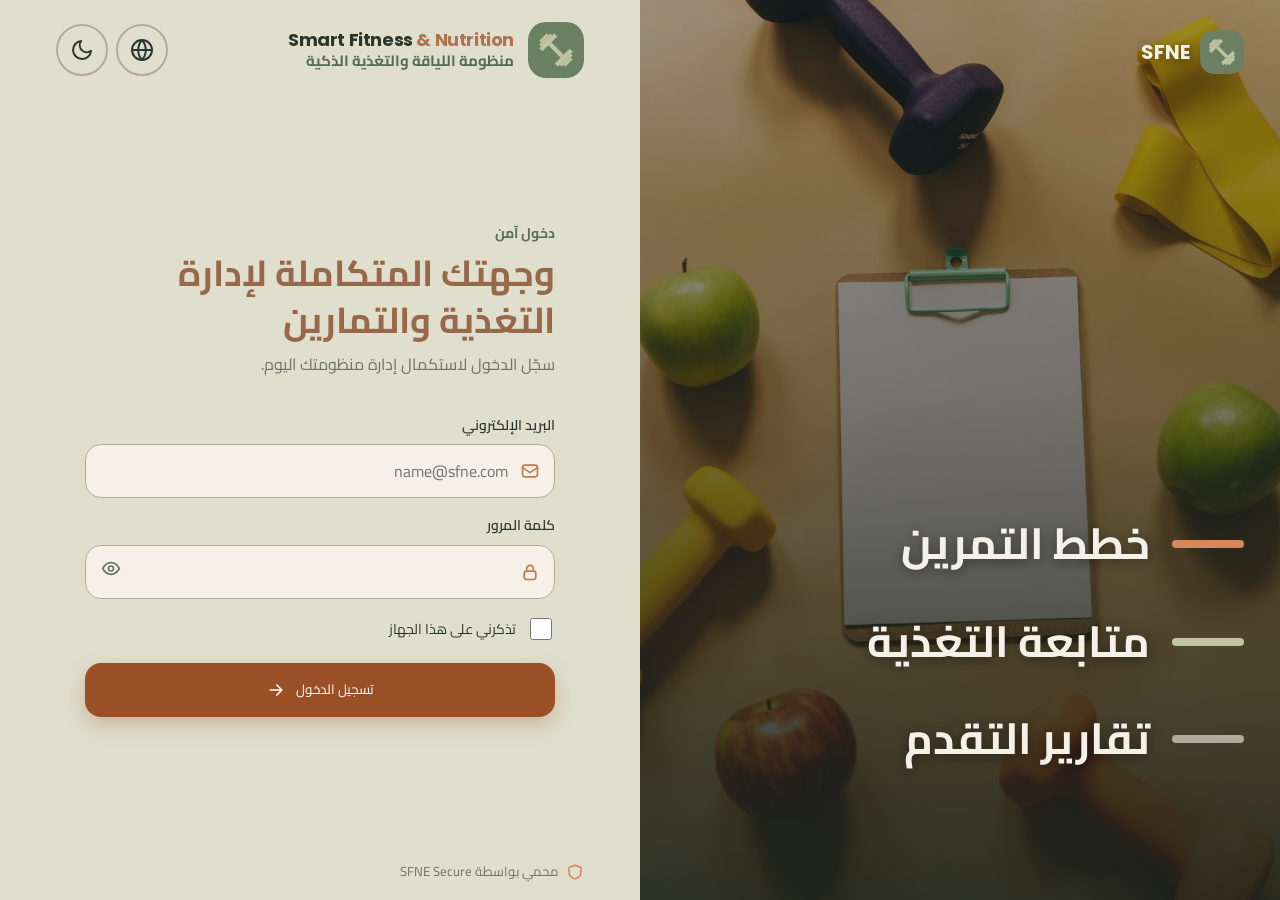
<file: SFNEAdminDashboardindex (2)index.html>
<!DOCTYPE html>
<html lang="ar" dir="rtl">
<head>
<meta charset="utf-8">
<meta name="viewport" content="width=device-width, initial-scale=1, viewport-fit=cover">
<title>SFNE Admin · Auth</title>
<link href="https://fonts.googleapis.com/css2?family=Cairo:wght@400;600;700&family=Inter:wght@400;500&family=Poppins:wght@600;700&display=swap" rel="stylesheet">
<style>
:root{--bg:#E0DFCE;--fld:#F5F0E8;--card:#fff;--tx:#2B362E;--mut:#6b7367;--line:#e3dccf;--pri:#6B8063;--spr:#BFC4A3;--acc:#D9875A;--cta:#9A4F27;--ctx:#fff;--err:#B8473A;--errbg:#fbebe8;--okbg:#e9efe5;box-sizing:border-box;padding-top:env(safe-area-inset-top,0px);padding-bottom:env(safe-area-inset-bottom,0px)}
@media (prefers-color-scheme:dark){:root:not([data-theme="light"]){--bg:#1d2620;--fld:#2B362E;--card:#2B362E;--tx:#F5F0E8;--mut:#BFC4A3;--line:#3f4c42;--pri:#BFC4A3;--cta:#D9875A;--ctx:#2B362E;--err:#ff8f80;--errbg:#4a2a26;--okbg:#34443a;color-scheme:dark}}
:root[data-theme="dark"]{--bg:#1d2620;--fld:#2B362E;--card:#2B362E;--tx:#F5F0E8;--mut:#BFC4A3;--line:#3f4c42;--pri:#BFC4A3;--cta:#D9875A;--ctx:#2B362E;--err:#ff8f80;--errbg:#4a2a26;--okbg:#34443a;color-scheme:dark}
html{scroll-padding-top:env(safe-area-inset-top,0px)}
*{box-sizing:border-box}
body{margin:0;background:var(--bg);color:var(--tx);font:400 16px/1.6 Inter,Cairo,system-ui,sans-serif;min-height:100vh}
[dir=rtl] body,[dir=rtl] input,[dir=rtl] button{font-family:Cairo,Inter,system-ui,sans-serif}
h1,h2,h3,.brand b{font-family:Poppins,Cairo,sans-serif;margin:0}
.nav{display:flex;justify-content:space-between;align-items:center;gap:8px}
.brand{display:flex;align-items:center;gap:14px;line-height:1.25}.brand b{font-size:18px;font-weight:700;letter-spacing:-.4px;display:block}.brand b i{font-style:normal;color:color-mix(in srgb,var(--acc) 75%,var(--tx))}.brand small{color:color-mix(in srgb,var(--pri) 70%,var(--tx));font-size:15px;font-weight:700;display:block}
.logo{width:56px;height:56px;border-radius:16px;background:var(--pri);display:grid;place-items:center;box-shadow:0 4px 12px rgba(107,128,99,.35);flex:none}
.nav .btns{display:flex;gap:8px;align-items:center}
.pill{border:1.5px solid var(--tx);background:transparent;color:var(--tx);border-radius:999px;padding:7px 16px;cursor:pointer;font:inherit;font-size:14px;font-weight:600;text-decoration:none;display:inline-block}.pill.cta{background:var(--cta);border-color:var(--cta);color:var(--ctx)}.ic svg{width:24px;height:24px}.ic{width:52px;height:52px;border-radius:50%;border:2px solid #B2AB9C;background:transparent;color:var(--tx);display:grid;place-items:center;cursor:pointer;padding:0}
.demo{margin:10px auto 0;width:min(1100px,calc(100% - 24px));font-size:13px;color:var(--mut);text-align:center}
.demo code{background:var(--okbg);padding:1px 6px;border-radius:6px;direction:ltr;unicode-bidi:embed}
.grid{width:min(1100px,calc(100% - 24px));margin:20px auto;display:grid;grid-template-columns:1fr 1fr;gap:28px;align-items:center;min-height:calc(100vh - 150px)}
.hero h1{font-size:clamp(30px,4.4vw,52px);line-height:1.25}.hero h1 span{color:var(--pri)}
.plan{position:relative;margin:26px 0 48px;background:var(--card);border:1px solid var(--line);border-radius:28px;padding:22px;max-width:480px}
.plan .row{display:flex;gap:18px;align-items:center}.badge{display:inline-flex;align-items:center;gap:8px;background:var(--card);border:1px solid var(--line);border-radius:999px;padding:6px 14px;font-size:13px;color:var(--mut);margin-bottom:14px}.ph{display:flex;justify-content:space-between;align-items:center;padding-bottom:12px;margin-bottom:14px;border-bottom:1px solid var(--line)}.live{display:inline-flex;align-items:center;gap:6px;background:var(--bg);border-radius:99px;padding:3px 10px;font:600 11px Poppins,sans-serif;letter-spacing:.5px}.live u{width:8px;height:8px;border-radius:50%;background:var(--acc)}.strip{display:flex;gap:12px;align-items:center;margin-top:16px;padding:14px;border-radius:18px;background:color-mix(in srgb,var(--pri) 12%,var(--bg))}.strip small,.coach small{color:var(--mut);display:block}.sic{width:40px;height:40px;border-radius:12px;background:color-mix(in srgb,var(--pri) 22%,var(--card));display:grid;place-items:center;color:var(--pri)}.coach{position:absolute;bottom:-30px;inset-inline-start:26%;background:var(--card);border:1.5px solid var(--acc);border-radius:18px;padding:10px 16px;font-size:14px;box-shadow:0 6px 20px rgba(0,0,0,.08)}.bars p{display:flex;justify-content:space-between;margin:0 0 4px;font-weight:600}.bars p span:last-child{direction:ltr}
.ring{width:112px;height:112px;flex:none}
.bars{flex:1;display:grid;gap:10px;font-size:13px}.bars i{display:block;height:7px;border-radius:9px;background:var(--line);overflow:hidden}.bars i u{display:block;height:100%;border-radius:9px}
.card{background:var(--card);border:1px solid var(--line);border-radius:28px;padding:30px;width:100%;max-width:470px;margin-inline:auto;box-shadow:0 10px 40px rgba(43,54,46,.08)}
.card h2{font-size:26px}.card .sub{color:var(--mut);margin:4px 0 20px}
label{display:block;font-size:14px;font-weight:600;margin:14px 0 6px}
.in{position:relative}
input{width:100%;height:54px;padding:0 16px;border:1.5px solid #B2AB9C;border-radius:16px;background:var(--fld);color:var(--tx);font:inherit;font-size:16px;text-align:start}
[dir=rtl] input{text-align:right}
input:focus{outline:2px solid var(--acc);outline-offset:1px}
input.bad{border-color:var(--err)}
.eye{position:absolute;inset-inline-end:10px;top:50%;transform:translateY(-50%);background:none;border:0;color:var(--mut);cursor:pointer;font-size:13px;padding:6px}
.fe{color:var(--err);font-size:13px;display:block;min-height:0}
.btn{width:100%;margin-top:20px;height:54px;border:0;border-radius:16px;background:var(--cta);color:var(--ctx);font:700 17px inherit;font-family:inherit;cursor:pointer;display:flex;align-items:center;justify-content:center;gap:10px;box-shadow:0 8px 20px rgba(154,79,39,.3)}
.btn.sec{background:transparent;color:var(--tx);border:1.5px solid #B2AB9C;margin-top:12px}
.btn:disabled{opacity:.6;cursor:wait}
.alert{padding:11px 14px;border-radius:14px;font-size:14px;margin-bottom:6px}
.alert.err{background:var(--errbg);color:var(--err)}.alert.ok{background:var(--okbg);color:var(--tx)}
.alert a,.lnk{color:var(--cta);cursor:pointer;font-weight:600;text-decoration:underline;background:none;border:0;font:inherit;padding:0}
.row2{display:grid;grid-template-columns:1fr 1fr;gap:12px}
.sep{display:flex;align-items:center;gap:10px;color:var(--mut);font-size:13px;margin:16px 0 0}.sep:before,.sep:after{content:"";flex:1;height:1px;background:var(--line)}
.foot{text-align:center;color:var(--mut);font-size:14px;margin-top:18px}
.rules{display:flex;flex-wrap:wrap;gap:6px;margin-top:8px;font-size:12px}.rules span{padding:2px 9px;border-radius:99px;background:var(--line);color:var(--mut)}.rules .y{background:var(--okbg);color:var(--tx)}
.spin{width:34px;height:34px;border:4px solid var(--line);border-top-color:var(--pri);border-radius:50%;animation:s 1s linear infinite;margin:20px auto}@keyframes s{to{transform:rotate(360deg)}}
.dash{width:min(1100px,calc(100% - 24px));margin:20px auto;display:grid;gap:16px;grid-template-columns:repeat(auto-fit,minmax(280px,1fr))}
.dash .card{max-width:none;margin:0;padding:24px}
.big{font:700 30px Poppins,sans-serif;color:color-mix(in srgb,var(--acc) 75%,var(--tx));direction:ltr;unicode-bidi:embed}
@media(max-width:860px){.grid{grid-template-columns:1fr;min-height:0}.hero{display:none}.brand b{font-size:16px}.brand small{font-size:13px}.logo{width:48px;height:48px}.ic{width:44px;height:44px}.nav{padding:12px 14px}.card{padding:22px}}
.split{display:grid;grid-template-columns:1fr 1fr;min-height:100vh;direction:ltr}
html[dir=rtl] .split>*{direction:rtl}html[dir=ltr] .split>*{direction:ltr}
.fp{display:flex;flex-direction:column;gap:20px;padding:22px clamp(20px,5vw,56px) 18px}
.fb{flex:1;display:flex;flex-direction:column;justify-content:center;width:100%;max-width:470px;margin:0 auto;padding:12px 0}
.fb h2{font-size:clamp(26px,3.4vw,36px);line-height:1.3;margin:6px 0 8px;color:color-mix(in srgb,var(--acc) 62%,var(--tx))}.fb .sub{color:var(--mut);margin:0 0 20px}.fb .demo{text-align:start;margin:0 0 6px;width:auto}
.tag{color:color-mix(in srgb,var(--pri) 75%,var(--tx));font-weight:700;font-size:14px}
.ff{display:flex;align-items:center;gap:8px;color:var(--mut);font-size:13px}.ff svg{width:18px;height:18px}
.lr{display:flex;justify-content:space-between;align-items:baseline;margin:16px 0 8px}.lr label{margin:0}.lr a{font-size:13px}
.has input{padding-inline-start:46px}.in.pw input{padding-inline-end:46px}.ii{position:absolute;inset-inline-start:15px;top:50%;transform:translateY(-50%);color:color-mix(in srgb,var(--acc) 85%,var(--tx));display:flex;pointer-events:none}.ii svg,.eye svg{width:20px;height:20px}
.rem{display:flex;align-items:center;gap:10px;margin:16px 0 0;font-size:14px;font-weight:400;cursor:pointer}.rem input{width:22px;height:22px;padding:0;accent-color:var(--acc)}
.btn svg{width:20px;height:20px}.btn.sec{box-shadow:none}
.logo{background:none;box-shadow:none;overflow:hidden;border-radius:31%}.logo svg{display:block;width:100%;height:100%}
.vp{position:relative;overflow:hidden;background:linear-gradient(160deg,#2f3d33,#18211b);color:#F5F0E8;padding:36px;display:flex;flex-direction:column;justify-content:flex-end}
.route{position:absolute;inset:0;width:100%;height:100%}
.chip{position:absolute;background:#F5F0E8;color:#2B362E;border-radius:10px;padding:5px 12px;font-size:13px;font-weight:600;box-shadow:0 6px 18px rgba(0,0,0,.3)}
.vt{position:relative;z-index:1}.vt small{opacity:.85;font-size:15px}.vt h2{font-size:clamp(30px,3.6vw,50px);line-height:1.2;margin:10px 0 14px}.vt p{opacity:.85;margin:0;max-width:440px}
.vl{position:absolute;top:30px;inset-inline-start:36px;display:flex;align-items:center;gap:10px;font:700 20px Poppins,sans-serif}.vl .logo{width:44px;height:44px}
.chips{display:flex;flex-wrap:wrap;gap:10px;margin-top:24px}.chips .chip{position:static;display:inline-flex;align-items:center;gap:8px;background:#BFC4A3;color:#2B362E;padding:8px 16px;border-radius:999px;box-shadow:none}.chips .chip:before{content:"";width:8px;height:8px;border-radius:50%;background:#D9875A}.chips .chip:nth-child(2){background:#D9875A}.chips .chip:nth-child(3){background:#B2AB9C}.chips .chip:nth-child(n+2):before{background:#2B362E}.dash .card:nth-child(1){border-top:4px solid var(--acc)}.dash .card:nth-child(2){border-top:4px solid var(--spr)}.ff svg{color:var(--acc)}
.vp{justify-content:center;padding-top:96px}.vt h2{font-size:clamp(22px,2.4vw,32px)}
.stack{display:grid;gap:16px;margin-bottom:34px}
.sc{position:relative;display:flex;align-items:center;gap:16px;padding:22px 24px 28px;border-radius:28px;box-shadow:0 16px 34px rgba(0,0,0,.3);transition:transform .25s;overflow:hidden}
.sc i{width:52px;height:52px;border-radius:17px;background:#2B362E;display:grid;place-items:center;flex:none}.sc i svg{width:26px;height:26px}
.sc b{flex:1;font:700 clamp(20px,2.2vw,27px)/1.25 Poppins,Cairo,sans-serif}
.sc u{text-decoration:none;font:700 38px Poppins,sans-serif;opacity:.22}
.sc span{position:absolute;inset-inline-start:24px;bottom:11px;height:5px;width:var(--w);max-width:calc(100% - 48px);border-radius:9px;background:currentColor;opacity:.35}
.sc:nth-child(1){transform:rotate(-2deg);margin-inline-end:8%}.sc:nth-child(2){transform:rotate(1.5deg);margin-inline-start:8%}.sc:nth-child(3){transform:rotate(-1deg);margin-inline-end:4%}.sc:hover{transform:rotate(0) translateY(-4px)}
.ca{background:#D9875A;color:#2B362E}.ca i svg{color:#D9875A}
.cb{background:#6B8063;color:#F5F0E8}.cb i{background:#F5F0E8}.cb i svg{color:#6B8063}
.cc{background:#BFC4A3;color:#2B362E}.cc i svg{color:#BFC4A3}
.vp{justify-content:flex-start}.vt{flex:1;display:flex;flex-direction:column}
.acc{flex:1;min-height:340px;display:flex;flex-direction:column;gap:12px;margin-bottom:28px}
.ab{flex:1;display:flex;align-items:center;gap:16px;padding:0 24px;border-radius:26px;cursor:pointer;overflow:hidden;transition:flex .55s cubic-bezier(.3,.8,.3,1),box-shadow .3s}
.ab i{width:52px;height:52px;border-radius:17px;background:#2B362E;display:grid;place-items:center;flex:none}.ab i svg{width:26px;height:26px}
.ab>div{flex:1;min-width:0}.ab b{display:block;font:700 clamp(20px,2.2vw,28px)/1.3 Poppins,Cairo,sans-serif}
.ab .ad{margin:4px 0 0;max-height:0;opacity:0;overflow:hidden;transition:max-height .5s,opacity .4s;font-size:14px;line-height:1.5}
.ab u{text-decoration:none;font:700 44px Poppins,sans-serif;opacity:.2}
.acc[data-i="0"] .ab:nth-child(1),.acc[data-i="1"] .ab:nth-child(2),.acc[data-i="2"] .ab:nth-child(3){flex:2.6;box-shadow:0 16px 34px rgba(0,0,0,.35)}
.acc[data-i="0"] .ab:nth-child(1) .ad,.acc[data-i="1"] .ab:nth-child(2) .ad,.acc[data-i="2"] .ab:nth-child(3) .ad{max-height:70px;opacity:.9}
.lines{flex:1;display:flex;flex-direction:column;justify-content:center;gap:clamp(26px,5vh,48px);position:relative;z-index:1}
.ln{display:flex;align-items:center;gap:22px}
.ln s{display:block;flex:none;width:72px;height:8px;border-radius:9px;animation:gl .9s cubic-bezier(.3,.8,.3,1) both;transition:width .35s}
.ln:nth-child(2) s{animation-delay:.15s}.ln:nth-child(3) s{animation-delay:.3s}.ln:hover s{width:120px}
.ln b{font:700 clamp(28px,3.4vw,46px)/1.2 Poppins,Cairo,sans-serif;color:#F5F0E8}
@keyframes gl{from{width:0}}
@media(max-width:900px){.split{grid-template-columns:1fr}.vp{display:none}}
input[type=password]::-ms-reveal,input[type=password]::-ms-clear{display:none}
@media (prefers-color-scheme:dark){:root:not([data-theme="light"]) .fb h2{color:#fff}}
:root[data-theme="dark"] .fb h2{color:#fff}
.vp{background:linear-gradient(180deg,rgba(24,33,27,.42) 0%,rgba(24,33,27,.58) 45%,rgba(24,33,27,.9) 100%),url([data-uri]) center/cover no-repeat}
.vp .lines{justify-content:flex-end;padding-bottom:11vh}
.vp .ln b,.vp .vl{text-shadow:0 2px 12px rgba(0,0,0,.45)}
</style>
</head>
<body>
<main id="app"></main>
<script>
const CONFIG={API_BASE:'https://sfeg-system.runasp.net',ACC:['/Account','/api/Account'],RIGHT:'lines'}; // API_BASE = رابط الباك إند | ACC = بادئات مسارات Account (بيجرب بالترتيب) // RIGHT: 'lines' (current) or 'accordion' (previous design, kept as backup)
const RIGHT=CONFIG.RIGHT; // set API_BASE to your backend, e.g. https://sfeg-system.runasp.net
const API=(new URLSearchParams(location.search).get('api')||CONFIG.API_BASE).replace(/\/$/,'');
const S={
brand:['Smart Fitness & Nutrition','منظومة اللياقة والتغذية الذكية'],adm:['Admin Dashboard','لوحة تحكم الإدارة'],
h1:['Train smart. Eat balanced. <span>Track your progress precisely.</span>','تمرّن بذكاء. تغذّ بتوازن. <span>تتبّع تقدمك بدقة.</span>'],badge:['An integrated system for fitness and sports nutrition','منظومة متكاملة للياقة والتغذية الرياضية'],strength:['Strength training + 2,100 kcal','تمارين القوة + 2,100 سعرة'],sess2:['6 / 8 exercises · 45 min','6 / 8 تمارين · 45 دقيقة'],coach:['Certified coach supervision','إشراف كابتن معتمد'],weekly:['Weekly results review','مراجعة أسبوعية للنتائج'],
plan:['Today’s plan is ready','خطة اليوم جاهزة'],prot:['Protein','بروتين'],carb:['Carbs','كربوهيدرات'],fat:['Fat','دهون'],
login_t:['Manage Your Fitness & Nutrition Platform Seamlessly','وجهتك المتكاملة لإدارة التغذية والتمارين'],login_s:['Sign in to continue managing your platform today.','سجّل الدخول لاستكمال إدارة منظومتك اليوم.'],d1:['Personalized programs and sessions for every member.','برامج وجلسات مخصصة لكل متدرب.'],d2:['Meals, macros and calories tracked day by day.','الوجبات والماكروز والسعرات يومًا بيوم.'],d3:['Clear weekly insights on every member’s results.','تقارير أسبوعية واضحة لنتائج كل متدرب.'],tag_in:['Secure sign-in','دخول آمن'],tag_reg:['New account','حساب جديد'],tag_ver:['Verification','التحقق'],tag_rec:['Account recovery','استعادة الحساب'],rem:['Remember me on this device','تذكرني على هذا الجهاز'],prot_by:['Protected by SFNE Secure','محمي بواسطة SFNE Secure'],c1:['Workout plans','خطط التمرين'],c2:['Nutrition tracking','متابعة التغذية'],c3:['Progress reports','تقارير التقدم'],v_k:['Fitness & Nutrition, connected','اللياقة والتغذية في مكان واحد'],v_h:['Every rep, every meal, every result — in one place.','كل تمرين، كل وجبة، وكل نتيجة … في مكان واحد.'],v_p:['Track workouts and nutrition plans, support your coaches, and watch your members’ progress grow.','تابع التمارين وخطط التغذية، وادعم مدربيك، وشاهد تقدّم متدربيك يومًا بعد يوم.'],
email:['Email','البريد الإلكتروني'],pw:['Password','كلمة المرور'],show:['Show','إظهار'],hide:['Hide','إخفاء'],signin:['Sign in','تسجيل الدخول'],or:['or','أو'],google:['Continue with Google','المتابعة عبر Google'],forgot_q:['Forgot password?','نسيت كلمة المرور؟'],noacc:['No account?','ليس لديك حساب؟'],create_l:['Create one','أنشئ حسابًا'],haveacc:['Already registered?','لديك حساب بالفعل؟'],
reg_t:['Create account','إنشاء حساب'],reg_s:['Register a dashboard account','سجّل حسابًا جديدًا'],fn:['First name','الاسم الأول'],ln:['Last name','اسم العائلة'],un:['Username','اسم المستخدم'],create:['Create account','إنشاء الحساب'],
conf_t:['Confirm your email','أكّد بريدك الإلكتروني'],conf_s:['Enter the code we emailed you','أدخل الكود المرسل إلى بريدك'],uid:['User ID (from the email link)','معرّف المستخدم (من رابط البريد)'],code:['Verification code','كود التحقق'],confirm:['Confirm email','تأكيد البريد'],resend:['Resend code','إعادة إرسال الكود'],resent:['A new code was sent to your email.','تم إرسال كود جديد إلى بريدك.'],
fg_t:['Forgot password','نسيت كلمة المرور'],fg_s:['We’ll email you a reset code','سنرسل لك كود إعادة التعيين'],send:['Send reset code','إرسال الكود'],back:['Back to sign in','العودة لتسجيل الدخول'],
rs_t:['Reset password','إعادة تعيين كلمة المرور'],rs_s:['Enter the code and your new password','أدخل الكود وكلمة المرور الجديدة'],npw:['New password','كلمة المرور الجديدة'],cpw:['Confirm password','تأكيد كلمة المرور'],reset:['Reset password','تعيين كلمة المرور'],
cb:['Completing Google sign-in…','جارٍ إكمال الدخول عبر Google…'],
wel:['Welcome','مرحبًا'],sess:['Session','الجلسة'],tkexp:['Access token expires in','ينتهي رمز الدخول بعد'],rtexp:['Refresh token expires','ينتهي رمز التجديد'],refnow:['Refresh token now','تجديد الرمز الآن'],test:['Test protected call','اختبار طلب محمي'],tok:['Protected call succeeded','نجح الطلب المحمي'],logout:['Sign out','تسجيل الخروج'],mods:['Dashboard modules plug in here.','وحدات لوحة التحكم تُضاف هنا.'],
demo:['Try','جرّب'],
m_reg:['Registered. Check your email for the confirmation code.','تم التسجيل. تحقق من بريدك لكود التأكيد.'],m_conf:['Email confirmed. You can sign in now.','تم تأكيد البريد. يمكنك تسجيل الدخول.'],m_fg:['Reset code sent to your email.','تم إرسال كود إعادة التعيين إلى بريدك.'],m_rs:['Password reset. Sign in with the new password.','تم تغيير كلمة المرور. سجّل الدخول بها.'],m_out:['You signed out.','تم تسجيل الخروج.'],m_exp:['Your session expired. Please sign in again.','انتهت الجلسة. سجّل الدخول من جديد.'],m_need:['Please sign in to continue.','سجّل الدخول للمتابعة.'],
req:['This field is required','هذا الحقل مطلوب'],e_email:['Enter a valid email','أدخل بريدًا صحيحًا'],e_len:['Must be 3–100 characters','يجب أن يكون من 3 إلى 100 حرف'],e_match:['Passwords do not match','كلمتا المرور غير متطابقتين'],
r8:['8+ characters','8 أحرف+'],rU:['Uppercase','حرف كبير'],rL:['Lowercase','حرف صغير'],rD:['Digit','رقم'],rS:['Special','رمز خاص'],e_pw:['Password does not meet the requirements','كلمة المرور لا تحقق الشروط'],
'User.InvalidCredentials':['Incorrect email or password.','البريد أو كلمة المرور غير صحيحة.'],'User.LockedUser':['Account locked after too many failed attempts. Try again later.','تم قفل الحساب بسبب محاولات فاشلة كثيرة. حاول لاحقًا.'],'User.Disable':['This account has been disabled by an administrator.','تم تعطيل هذا الحساب من قبل المسؤول.'],'User.EmailNotConfirmed':['Your email is not confirmed yet.','لم يتم تأكيد بريدك بعد.'],'User.EmailRegisteredButNotConfirmed':['Registered but not confirmed. Check your inbox or resend the code.','تم التسجيل دون تأكيد. تحقق من بريدك أو أعد إرسال الكود.'],
'User.DuplicateUser':['A user with this email already exists.','يوجد مستخدم بهذا البريد بالفعل.'],'User.EmailDuplication':['This email is already registered.','هذا البريد مسجل بالفعل.'],'User.UserNameAlreadyExists':['This username is taken.','اسم المستخدم مستخدم بالفعل.'],'User.UserNotFound':['No account found.','لا يوجد حساب مطابق.'],'User.InvalidCode':['The code is invalid or expired. Request a new one.','الكود غير صحيح أو منتهي. اطلب كودًا جديدًا.'],'User.EmailAlreadyConfirm':['This email is already confirmed.','هذا البريد مؤكد بالفعل.'],'User.InvalidJwtToken':['Invalid session token.','رمز الجلسة غير صالح.'],'User.InvalidRefreshToken':['Session expired or revoked.','انتهت الجلسة أو تم إلغاؤها.'],'ExternalLoginFailed':['Google sign-in failed. Try again.','فشل الدخول عبر Google. حاول مرة أخرى.'],'MissingEmail':['Your Google account did not share an email.','حساب Google لم يشارك البريد الإلكتروني.'],
net:['Cannot reach the server. Check your connection or CORS settings.','تعذر الاتصال بالخادم. تحقق من الاتصال أو إعدادات CORS.'],gen:['Something went wrong. Please try again.','حدث خطأ. حاول مرة أخرى.']
};
Object.assign(S,{
acc_t:['My account','حسابي'],acc_s:['Your profile information','بيانات ملفك الشخصي'],edit_t:['Update profile','تحديث البيانات'],photo:['Profile photo','الصورة الشخصية'],choose:['Choose image','اختر صورة'],save:['Save changes','حفظ التعديلات'],
pw_t:['Change password','تغيير كلمة المرور'],cur:['Current password','كلمة المرور الحالية'],m_saved:['Profile updated successfully.','تم تحديث البيانات بنجاح.'],m_pw:['Password changed successfully.','تم تغيير كلمة المرور بنجاح.'],loading:['Loading…','جارٍ التحميل…'],nochg:['No changes to save.','لا توجد تعديلات للحفظ.'],gh:['Gender (number)','النوع (رقم)'],
});
const LBL={firstName:['First name','الاسم الأول'],lastName:['Last name','اسم العائلة'],userName:['Username','اسم المستخدم'],email:['Email','البريد الإلكتروني'],phoneNumber:['Phone','رقم الهاتف'],phone:['Phone','رقم الهاتف'],dateOfBirth:['Date of birth','تاريخ الميلاد'],birthDate:['Date of birth','تاريخ الميلاد'],gender:['Gender','النوع'],address:['Address','العنوان'],city:['City','المدينة'],country:['Country','الدولة'],bio:['Bio','نبذة'],fullName:['Full name','الاسم الكامل']};
const lbl=k=>LBL[k]?LBL[k][lang==='ar'?1:0]:k.replace(/([A-Z])/g,' $1').replace(/^./,c=>c.toUpperCase());
const ls={get(k){try{return localStorage.getItem(k)}catch(e){return null}},set(k,v){try{localStorage.setItem(k,v)}catch(e){}},del(k){try{localStorage.removeItem(k)}catch(e){}}};
const sst={get(k){try{return sessionStorage.getItem(k)}catch(e){return null}},set(k,v){try{sessionStorage.setItem(k,v)}catch(e){}},del(k){try{sessionStorage.removeItem(k)}catch(e){}}};let lang=ls.get('sfne_lang')||'ar',theme=ls.get('sfne_theme')||'',pending={},flash=null,sess=null,refreshing=null;
const t=k=>(S[k]||[k,k])[lang==='ar'?1:0];
const $=s=>document.querySelector(s);
const esc=s=>String(s??'').replace(/[&<>"]/g,c=>({'&':'&amp;','<':'&lt;','>':'&gt;','"':'&quot;'}[c]));
const PW=/^(?=.*[a-z])(?=.*[A-Z])(?=.*\d)(?=.*[^A-Za-z0-9]).{8,}$/,EM=/^[^\s@]+@[^\s@]+\.[^\s@]+$/;

/* ---------- API layer with auto refresh ---------- */
async function raw(path,body,auth,method){
 const isF=typeof FormData!=='undefined'&&body instanceof FormData;
 const h={...(isF||!body?{}:{'Content-Type':'application/json'}),...(auth&&sess&&sess.token?{Authorization:'Bearer '+sess.token}:{})};
 const ac=new AbortController(),to=setTimeout(()=>ac.abort(),25000);
 try{const r=await fetch(API+path,{method:method||'POST',credentials:'omit',headers:h,signal:ac.signal,body:body?(isF?body:JSON.stringify(body)):undefined});clearTimeout(to);
  let d=null;try{d=await r.json()}catch(e){}return{status:r.status,data:d}}catch(e){clearTimeout(to);return{status:0,data:null}}}
async function call(path,body,auth,retry=true,method){
 let r=await raw(path,body,auth,method);
 if(r.status===401&&auth&&retry&&path!=='/api/author/refresh-token'){if(await refresh())return call(path,body,auth,false,method);expire();throw{status:401,data:{code:'User.InvalidRefreshToken'}}}
 if(r.status<200||r.status>=300)throw r;return r.data}
function refresh(){ // shared promise: concurrent 401s wait for one refresh
 if(refreshing)return refreshing;
 refreshing=(async()=>{try{const d=await call('/api/author/refresh-token',{token:sess&&sess.token||'',refreshToken:sess&&sess.rt||''},false,false);setSess(d);return true}catch(e){return false}finally{refreshing=null}})();return refreshing}
function setSess(d){sess={user:{id:d.id,email:d.email,name:d.firstName+' '+d.lastName,userName:d.userName},token:d.token,rt:d.refreshToken,exp:Date.now()+d.expiresIn*1000,rExp:new Date(d.refreshTokenExpiration).getTime()};saveSess()}
// بنحفظ التوكنات لأن الكوكيز مش هتتبعت من github.io لدومين الباك إند (cross-site)
function saveSess(){(ls.get('sfne_rem')==='1'?ls:sst).set('sfne_sess',JSON.stringify({user:sess.user,rExp:sess.rExp,token:sess.token,rt:sess.rt}))}
function clearSess(){sess=null;ls.del('sfne_sess');sst.del('sfne_sess')}
function expire(){clearSess();flash={t:'err',m:t('m_exp')};go('login')}
function errMsg(e){if(!e||e.status===0)return t('net');const j=JSON.stringify(e.data||'');
 const k=Object.keys(S).find(k=>/^(User\.|ExternalLoginFailed|MissingEmail)/.test(k)&&j.includes(k));if(k)return t(k);
 const v=e.data&&e.data.errors;if(v){const x=(Array.isArray(v)?v:Object.values(v).flat())[0];if(x)return esc(typeof x==='string'?x:x.description||x.message||t('gen'))}
 if(e.data&&(e.data.detail||e.data.message))return esc(e.data.detail||e.data.message);return t('gen')}

/* ---------- Views ---------- */
const hero=()=>`<section class="hero"><span class="badge"><svg width="14" height="14" viewBox="0 0 24 24" fill="none" stroke="currentColor" stroke-width="2"><path d="M5 19C5 10 11 5 20 4c0 9-5 15-15 15z"/></svg>${t('badge')}</span><h1>${t('h1')}</h1><div class="plan"><div class="ph"><b>${t('plan')}</b><span class="live">LIVE<u></u></span></div><div class="row"><svg class="ring" viewBox="0 0 36 36"><circle cx="18" cy="18" r="15.5" fill="none" stroke="var(--line)" stroke-width="3.5"/><circle cx="18" cy="18" r="15.5" fill="none" stroke="var(--pri)" stroke-width="3.5" stroke-linecap="round" stroke-dasharray="66 100" transform="rotate(-90 18 18)"/><text x="18" y="19.5" text-anchor="middle" font-size="7" font-weight="700" fill="var(--tx)">1,420</text><text x="18" y="25" text-anchor="middle" font-size="3" fill="var(--mut)">kcal 2,100</text></svg>
<div class="bars"><div><p><span>${t('prot')}</span><span>125 / 160 g</span></p><i><u style="width:78%;background:var(--pri)"></u></i></div><div><p><span>${t('carb')}</span><span>140 / 220 g</span></p><i><u style="width:64%;background:var(--acc)"></u></i></div><div><p><span>${t('fat')}</span><span>29 / 55 g</span></p><i><u style="width:52%;background:var(--spr)"></u></i></div></div></div><div class="strip"><div class="sic"><svg width="20" height="20" viewBox="0 0 24 24" fill="none" stroke="currentColor" stroke-width="2" stroke-linecap="round"><path d="M7 17l10-10M5 15l4 4M15 5l4 4"/></svg></div><div><b>${t('strength')}</b><small>${t('sess2')}</small></div></div><div class="coach"><b>${t('coach')}</b><small>${t('weekly')}</small></div></div></section>`;
const SVG=p=>`<svg viewBox="0 0 24 24" fill="none" stroke="currentColor" stroke-width="2" stroke-linecap="round" stroke-linejoin="round">${p}</svg>`;
const IC={m:SVG('<rect x="3" y="5" width="18" height="14" rx="3"/><path d="m3 8 9 6 9-6"/>'),l:SVG('<rect x="5" y="11" width="14" height="10" rx="3"/><path d="M8 11V8a4 4 0 0 1 8 0v3"/>'),e:SVG('<path d="M2 12s4-7 10-7 10 7 10 7-4 7-10 7S2 12 2 12z"/><circle cx="12" cy="12" r="3"/>'),eo:SVG('<path d="M3 3l18 18M10.6 6.1A9.6 9.6 0 0 1 12 6c6 0 10 6 10 6a17 17 0 0 1-3.2 3.8M6.5 7.6C3.7 9.4 2 12 2 12s4 7 10 7c1.5 0 2.9-.4 4.1-1"/>'),ar:SVG('<path d="M5 12h14M13 6l6 6-6 6"/>'),sh:SVG('<path d="M12 3l8 3v6c0 5-3.5 8-8 9-4.5-1-8-4-8-9V6z"/>'),g:SVG('<circle cx="12" cy="12" r="10"/><path d="M2 12h20M12 2a15 15 0 0 1 0 20M12 2a15 15 0 0 0 0 20"/>'),mo:SVG('<path d="M21 12.8A9 9 0 1 1 11.2 3a7 7 0 0 0 9.8 9.8z"/>'),su:SVG('<circle cx="12" cy="12" r="4"/><path d="M12 2v2M12 20v2M4.9 4.9l1.4 1.4M17.7 17.7l1.4 1.4M2 12h2M20 12h2M4.9 19.1l1.4-1.4M17.7 6.3l1.4-1.4"/>')};
IC.dm=SVG('<path d="M7 17 17 7M4.5 14.5l5 5M14.5 4.5l5 5M3 16l2 2M16 3l2 2M19 6l2 2M6 19l2 2"/>');IC.lf=SVG('<path d="M5 19C5 10 11 5 20 4c0 9-5 15-15 15z"/><path d="M9 15l5-5"/>');IC.ch=SVG('<path d="M4 20h16M7 20v-6M12 20V6M17 20v-9"/>');
const LOGO='<svg viewBox="0 0 64 64"><rect width="64" height="64" rx="20" fill="#6B8063"/><g transform="rotate(45 32 32)" fill="#BFC4A3"><rect x="22" y="29.5" width="20" height="5"/><rect x="17" y="20" width="5" height="24"/><rect x="14" y="23" width="3" height="18"/><rect x="11" y="26" width="3" height="12"/><rect x="42" y="20" width="5" height="24"/><rect x="47" y="23" width="3" height="18"/><rect x="50" y="26" width="3" height="12"/></g></svg>';
const nav=()=>`<div class="nav"><div class="brand"><div class="logo">${LOGO}</div><div><b>Smart Fitness <i>&amp; Nutrition</i></b><small>${lang==='ar'?'منظومة اللياقة والتغذية الذكية':'Smart fitness &amp; nutrition system'}</small></div></div><div class="btns"><button class="ic" data-tlang aria-label="Language">${IC.g}</button><button class="ic" data-ttheme aria-label="Theme">${isDark()?IC.su:IC.mo}</button></div></div>`;
const TAGS={login:'tag_in'};
const fld=(id,lab,type='text',val='',extra='',aside='')=>{const ic=type==='email'?IC.m:type==='password'?IC.l:'';return `<div class="lr"><label for="${id}">${t(lab)}</label>${aside}</div><div class="in${ic?' has':''}${type==='password'?' pw':''}">${ic?`<span class="ii">${ic}</span>`:''}<input id="${id}" name="${id}" type="${type}" value="${esc(val)}" ${type==='email'?'placeholder="name@sfne.com"':''} ${extra}>${type==='password'?`<button type="button" class="eye" data-eye="${id}" aria-label="show">${IC.e}</button>`:''}</div><small class="fe" id="e_${id}"></small>`};
const rules=id=>`<div class="rules" data-rules="${id}">${[['r8',/.{8,}/],['rU',/[A-Z]/],['rL',/[a-z]/],['rD',/\d/],['rS',/[^A-Za-z0-9]/]].map(r=>`<span data-re="${r[1].source}">${t(r[0])}</span>`).join('')}</div>`;
const shell=inner=>`<div class="split"><section class="fp">${nav()}<div class="fb"><span class="tag">${t(TAGS[cur]||'tag_in')}</span>${inner}</div><div class="ff">${IC.sh}<span>${t('prot_by')}</span></div></section><aside class="vp" aria-hidden="true"><div class="vl"><div class="logo">${LOGO}</div><span>SFNE</span></div>${RIGHT==='lines'?`<div class="lines"><div class="ln"><s style="background:#D9875A"></s><b>${t('c1')}</b></div><div class="ln"><s style="background:#BFC4A3"></s><b>${t('c2')}</b></div><div class="ln"><s style="background:#B2AB9C"></s><b>${t('c3')}</b></div></div>`:`<div class="vt"><div class="acc" data-i="${ai}"><div class="ab ca" data-ai="0"><i>${IC.dm}</i><div><b>${t('c1')}</b><p class="ad">${t('d1')}</p></div><u>01</u></div><div class="ab cb" data-ai="1"><i>${IC.lf}</i><div><b>${t('c2')}</b><p class="ad">${t('d2')}</p></div><u>02</u></div><div class="ab cc" data-ai="2"><i>${IC.ch}</i><div><b>${t('c3')}</b><p class="ad">${t('d3')}</p></div><u>03</u></div></div><small>${t('v_k')}</small><h2>${t('v_h')}</h2><p>${t('v_p')}</p></div>`}</aside></div>`;
const alertBox=()=>{const f=flash;flash=null;return `<div id="al" role="alert" aria-live="polite">${f?`<div class="alert ${f.t}">${f.m}</div>`:''}</div>`};
const V={
login:()=>shell(`<h2>${t('login_t')}</h2><p class="sub">${t('login_s')}</p>${alertBox()}<form data-act="login" novalidate>${fld('email','email','email',pending.email||'','autocomplete="username"')}${fld('password','pw','password','','autocomplete="current-password"','')}<label class="rem"><input type="checkbox" name="remember">${t('rem')}</label><button class="btn">${t('signin')}${IC.ar}</button></form>`),
dashboard:()=>`<div style="padding:22px clamp(16px,4vw,48px) 0">${nav()}</div><div class="dash"><div class="card"><div id="prof"><p class="sub">${t('loading')}</p></div><button class="btn sec" data-out>${t('logout')}</button></div><div class="card"><h3>${t('edit_t')}</h3><div id="al" role="alert"></div><form data-act="profile" id="pf" novalidate><p class="sub">${t('loading')}</p></form></div><div class="card"><h3>${t('pw_t')}</h3><div id="al2" role="alert"></div><form data-act="pass" novalidate>${fld('currentPassword','cur','password','','autocomplete="current-password"')}${fld('newPassword','npw','password','','autocomplete="new-password"')}${rules('newPassword')}${fld('confirmPw','cpw','password','','autocomplete="new-password"')}<button class="btn">${t('save')}</button></form></div></div>`
};

/* ---------- Account (info / info-Update / change-password) ---------- */
const IMGRE=/image|photo|picture|avatar/i;
const unwrap=x=>x&&typeof x==='object'&&!Array.isArray(x)&&x.data&&typeof x.data==='object'?x.data:(x&&x.value&&typeof x.value==='object'?x.value:x);
const imgSrc=v=>!v?'':/^(https?:|data:|blob:)/.test(v)?v:API+(v.startsWith('/')?'':'/')+v;
let accP=null;
async function acc(paths,body,method){ // بيجرب البادئات/الأسماء المحتملة لحد ما يلاقي المسار الصح (404 فاضي = مسار مش موجود)
 const ps=[].concat(paths),pre=accP!==null?[accP]:CONFIG.ACC;let last;
 for(const a of pre)for(const p of ps){try{const r=await call(a+p,body,true,true,method);accP=a;return r}catch(e){last=e;if(!(e&&e.status===404&&!e.data))throw e}}
 throw last}
let acct=null;
const isEditable=(k,v)=>!/^id$|Id$/.test(k)&&!/^email$/i.test(k)&&!IMGRE.test(k)&&(v===null||['string','number'].includes(typeof v));
const imgKey=a=>Object.keys(a).find(k=>IMGRE.test(k));
const imgField=a=>{const k=imgKey(a);return k?k.replace(/(Url|Path|Link)$/i,''):'image'}; // اسم حقل الصورة في الـ multipart
const EK=['firstName','lastName','email','phoneNumber'];
const gv=k=>{const kk=acct&&Object.keys(acct).find(x=>x.toLowerCase()===k.toLowerCase());return kk&&acct[kk]!=null?acct[kk]:''};
async function loadAccount(){
 const box=$('#prof'),pf=$('#pf');if(!box)return;
 try{acct=unwrap(await acc('/info',null,'GET'))||{}}catch(e){box.innerHTML=`<div class="alert err">${errMsg(e)}</div>`;if(pf)pf.innerHTML='';return}
 const ik=imgKey(acct),pic=ik?imgSrc(acct[ik]):'';
 const nm=[acct.firstName,acct.lastName].filter(Boolean).join(' ')||acct.fullName||acct.userName||sess.user.name;
 const av=pic?`<img src="${esc(pic)}" alt="" style="width:96px;height:96px;border-radius:50%;object-fit:cover;border:2px solid var(--line)">`:`<div class="logo" style="width:96px;height:96px;border-radius:50%;font:700 32px Poppins,sans-serif;color:#fff">${esc((nm[0]||'?').toUpperCase())}</div>`;
 const rows=Object.entries(acct).filter(([k,v])=>!/^id$|Id$/.test(k)&&!IMGRE.test(k)&&v!==null&&v!==''&&typeof v!=='object').map(([k,v])=>`<div style="display:flex;justify-content:space-between;gap:12px;padding:8px 0;border-bottom:1px solid var(--line)"><span style="color:var(--mut)">${esc(lbl(k))}</span><b style="direction:ltr;unicode-bidi:embed;text-align:end">${esc(typeof v==='boolean'?(v?'✓':'✗'):v)}</b></div>`).join('');
 box.innerHTML=`<div style="display:flex;gap:16px;align-items:center;margin-bottom:14px">${av}<div><h2 style="font-size:22px">${esc(nm)}</h2><p class="sub" style="margin:2px 0 0">${t('acc_s')}</p></div></div>${rows}<div style="height:16px"></div>`;
 const fields=EK.map(k=>{const ty=k==='gender'?'number':k==='email'?'email':k==='phoneNumber'?'tel':'text';return `<label for="f_${k}">${esc(k==='gender'?t('gh'):lbl(k))}</label><div class="in"><input id="f_${k}" name="${k}" type="${ty}" value="${esc(gv(k))}" ${ty==='tel'||ty==='email'?'dir="ltr"':''}></div>`}).join('');
 pf.innerHTML=`${fields}<label for="f_img">${t('photo')}</label><div class="in"><input id="f_img" name="ProfileImageUrl" type="file" accept="image/*" style="padding:14px 16px;height:auto"></div><button class="btn">${t('save')}</button>`}
function msg(id,m,type){const a=$(id);if(a)a.innerHTML=`<div class="alert ${type||'err'}">${m}</div>`}
/* ---------- Router ---------- */
const PUB=['login'];
function go(n){if(location.hash==='#'+n)render();else location.hash='#'+n}
function render(){let n=location.hash.slice(1);if(!V[n])n=sess?'dashboard':'login';
 if(n==='dashboard'&&!sess){flash=flash||{t:'ok',m:t('m_need')};n='login';history.replaceState(null,'','#login')}
 if(sess&&PUB.includes(n)){n='dashboard';history.replaceState(null,'','#dashboard')}
 cur=n;$('#app').innerHTML=V[n]();document.documentElement.scrollTop=0;if(n==='dashboard')loadAccount()}
function chrome(){const h=document.documentElement;h.lang=lang;h.dir=lang==='ar'?'rtl':'ltr';
 if(theme)h.dataset.theme=theme;else delete h.dataset.theme;
 
 }
const isDark=()=>theme?theme==='dark':matchMedia('(prefers-color-scheme: dark)').matches;


/* ---------- Forms ---------- */
const show=(m,type='err')=>{const a=$('#al');if(a)a.innerHTML=`<div class="alert ${type}">${m}</div>`};
function validate(f,rule){let bad=false;f.querySelectorAll('.fe').forEach(x=>x.textContent='');f.querySelectorAll('input').forEach(i=>i.classList.remove('bad'));
 for(const [id,fn] of Object.entries(rule)){const i=f.querySelector('#'+id);const m=fn(i.value.trim(),i.value);if(m){bad=true;f.querySelector('#e_'+id).textContent=t(m);i.classList.add('bad')}}return !bad}
const R={req:v=>v?'':'req',email:v=>!v?'req':EM.test(v)?'':'e_email',len:v=>!v?'req':v.length<3||v.length>100?'e_len':'',pw:(v,raw)=>!raw?'req':PW.test(raw)?'':'e_pw',pwlogin:(v,raw)=>raw?'':'req'};
const H={
async login(f,d){if(!validate(f,{email:R.email,password:R.pwlogin}))return;pending={email:d.email};
 ls.set('sfne_rem',d.remember?'1':'0');show(t('loading'),'ok');try{setSess(await call('/api/author/login',{email:d.email,password:d.password}));go('dashboard')}catch(e){show(errMsg(e))}},
async profile(f){const fd=new FormData(f);for(const [k,v] of [...fd.entries()]){if(v instanceof File){if(!v.size)fd.delete(k)}else if(String(v).trim()===String(gv(k)).trim())fd.delete(k)}
 if(![...fd.keys()].length)return msg('#al',t('nochg'),'ok');
 try{await acc(['/info-update','/info-Update'],fd,'PUT');msg('#al',t('m_saved'),'ok');
  await loadAccount();if(acct){const n=[acct.firstName,acct.lastName].filter(Boolean).join(' ');if(n){sess.user.name=n;saveSess()}}}catch(e){msg('#al',errMsg(e))}},
async pass(f,d){if(!validate(f,{currentPassword:R.pwlogin,newPassword:R.pw,confirmPw:(v,raw)=>raw===f.querySelector('#newPassword').value?'':'e_match'}))return;
 try{await acc(['/change-password'],{currentPassword:d.currentPassword,newPassword:d.newPassword},'PUT');f.reset();f.querySelectorAll('.rules span').forEach(x=>x.className='');msg('#al2',t('m_pw'),'ok')}catch(e){msg('#al2',errMsg(e))}}};
async function runForm(f){const b=f.querySelector('button:not([type=button])');if(!b||b.disabled)return;b.disabled=true;const d=Object.fromEntries(new FormData(f));d.email=(d.email||'').trim();
 try{await H[f.dataset.act](f,d)}finally{b.disabled=false}}
// بنعتمد على الضغط المباشر على الزرار (بيشتغل حتى داخل المعاينات المقيّدة اللي بتمنع إرسال الفورم)
document.addEventListener('click',e=>{const b=e.target.closest('form[data-act] button:not([type=button])');if(!b)return;e.preventDefault();runForm(b.closest('form'))},true);
document.addEventListener('submit',e=>{const f=e.target.closest('form[data-act]');if(!f)return;e.preventDefault();runForm(f)});
document.addEventListener('input',e=>{const i=e.target;const box=i.id&&document.querySelector(`[data-rules="${i.id}"]`);if(box)box.querySelectorAll('span').forEach(s=>s.className=new RegExp(s.dataset.re).test(i.value)?'y':'')});
document.addEventListener('click',async e=>{const c=e.target.closest('[data-eye],[data-out],[data-tlang],[data-ttheme],[data-ai]');if(!c)return;if(c.dataset.ai!==undefined){ai=+c.dataset.ai;c.parentNode.dataset.i=ai;return}if(c.dataset.tlang!==undefined){lang=lang==='ar'?'en':'ar';ls.set('sfne_lang',lang);chrome();return render()}if(c.dataset.ttheme!==undefined){theme=isDark()?'light':'dark';ls.set('sfne_theme',theme);chrome();return render()}
 if(c.dataset.eye!==undefined){const i=$('#'+c.dataset.eye);const s=i.type==='password';i.type=s?'text':'password';c.innerHTML=s?IC.eo:IC.e}
 else if(c.dataset.out!==undefined){c.disabled=true;await call('/api/author/revoke-refresh-token',{token:sess&&sess.token||'',refreshToken:sess&&sess.rt||''}).catch(()=>{});await call('/api/author/logout').catch(()=>{});clearSess();flash={t:'ok',m:t('m_out')};go('login')}});
 

/* ---------- session timers ---------- */
const fmt=ms=>{const s=Math.max(0,Math.floor(ms/1000));return Math.floor(s/60)+':'+String(s%60).padStart(2,'0')};
function tick(){if(!sess)return;const tk=$('#tk');if(tk){tk.textContent=fmt(sess.exp-Date.now());$('#rt').textContent=new Date(sess.rExp).toLocaleString(lang==='ar'?'ar-EG':'en-GB')}}
setInterval(async()=>{if(!sess)return;tick();
 if(sess.rExp<Date.now())return expire();
 if(sess.exp-Date.now()<20000&&!refreshing){if(!(await refresh()))expire()}},1000);
let ai=0;setInterval(()=>{const a=document.querySelector('.acc');if(a&&!a.matches(':hover')){ai=(ai+1)%3;a.dataset.i=ai}},3200);
addEventListener('hashchange',render);

/* ---------- Boot: restore session from cookies ---------- */
(async()=>{chrome();const saved=JSON.parse(ls.get('sfne_sess')||sst.get('sfne_sess')||'null');
 if(saved&&saved.rExp>Date.now()&&saved.rt){sess={user:saved.user,token:saved.token,rt:saved.rt,exp:0,rExp:saved.rExp};if(!(await refresh()))clearSess()}else if(saved)clearSess()
 render()})();
</script>
</body>
</html>
</file>
